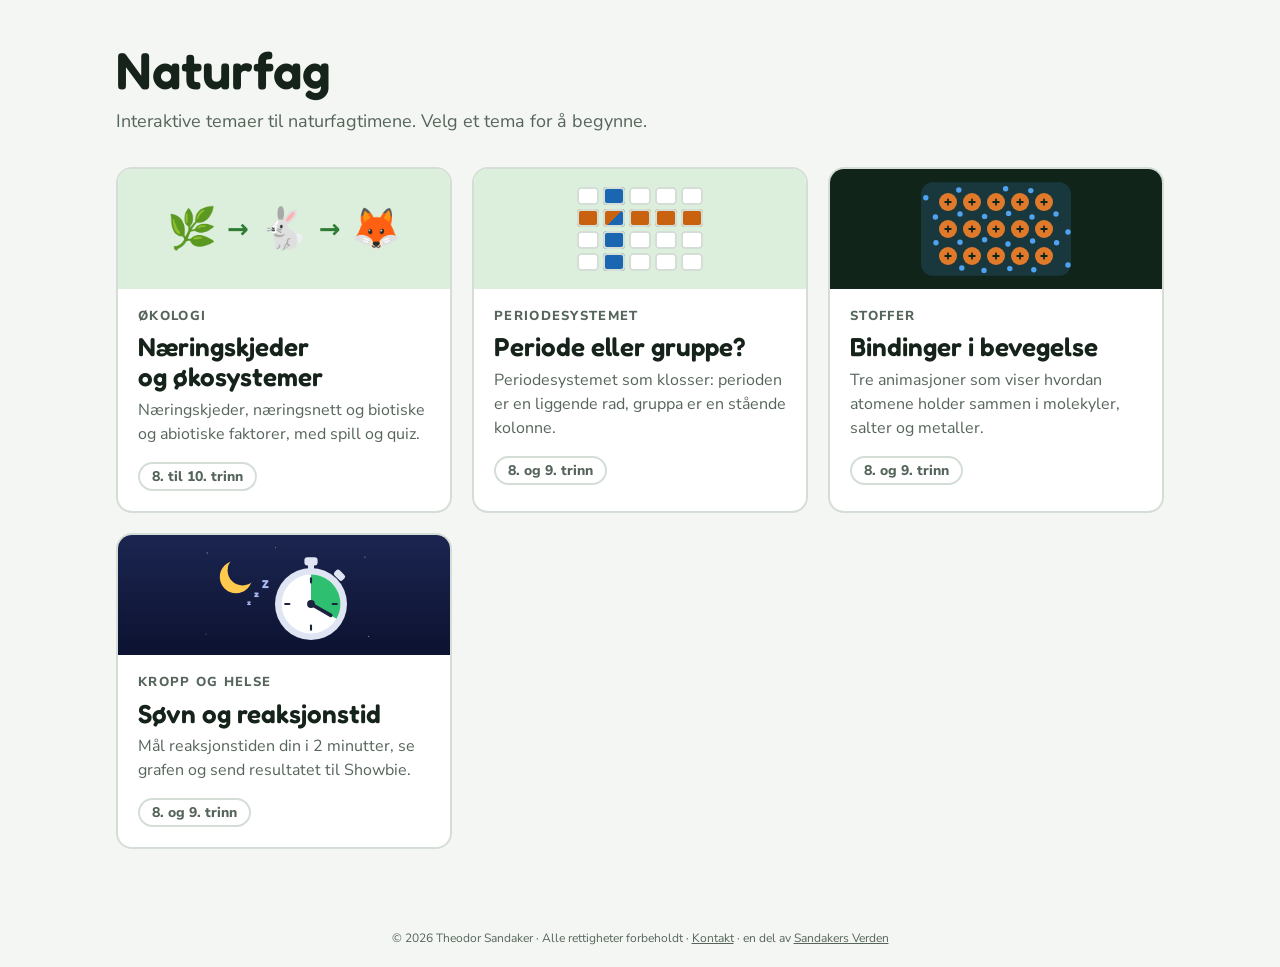
<file: index.html>
<!doctype html>
<html lang="nb">
<head>
<meta charset="utf-8">
<meta name="viewport" content="width=device-width, initial-scale=1">
<title>Naturfag</title>
<link rel="icon" href="favicon.svg" type="image/svg+xml">
<link rel="icon" href="favicon-32.png" type="image/png" sizes="32x32">
<link rel="apple-touch-icon" href="apple-touch-icon.png">
<meta name="description" content="Interaktive temaer til naturfagtimene.">
<link rel="preconnect" href="https://fonts.googleapis.com">
<link rel="preconnect" href="https://fonts.gstatic.com" crossorigin>
<link rel="stylesheet" href="https://fonts.googleapis.com/css2?family=Fredoka:wght@500;600;700&family=Nunito+Sans:opsz,wght@6..12,400;6..12,600;6..12,800&display=swap">
<style>
/* Forside: én kort per tema. Nytt tema = ny mappe med index.html + nytt <a class="tema"> nedenfor. */
:root {
  --bg: #F3F6F2;
  --surface: #FFFFFF;
  --fg: #16231A;
  --muted: #56655B;
  --line: #D5DED6;
  --naturfag: #2E7D32;
  --naturfag-fill: #DCEFDD;
  --periode: #C8620F;
  --gruppe: #1B66B0;
  --display: "Fredoka", "Nunito Sans", system-ui, sans-serif;
  --body: "Nunito Sans", system-ui, -apple-system, "Segoe UI", sans-serif;
}
@media (prefers-color-scheme: dark) {
  :root:not([data-theme="light"]) {
    --bg: #111713; --surface: #1A221C; --fg: #E8EFE9; --muted: #A3B2A7; --line: #2E3A31;
    --naturfag: #7CC47F; --naturfag-fill: #1E3321; --periode: #F2A35A; --gruppe: #72B4F2;
    color-scheme: dark;
  }
}
:root[data-theme="dark"] {
  --bg: #111713; --surface: #1A221C; --fg: #E8EFE9; --muted: #A3B2A7; --line: #2E3A31;
  --naturfag: #7CC47F; --naturfag-fill: #1E3321; --periode: #F2A35A; --gruppe: #72B4F2;
  color-scheme: dark;
}
* { box-sizing: border-box; }
html, body { margin: 0; }
body {
  background: var(--bg); color: var(--fg); font-family: var(--body); font-size: 16px; line-height: 1.5;
  min-height: 100vh; display: flex; flex-direction: column;
}
main {
  flex: 1; width: 100%; max-width: 1080px; margin: 0 auto;
  padding: 40px max(16px, env(safe-area-inset-right, 0px)) 56px max(16px, env(safe-area-inset-left, 0px));
}
h1, h2 { font-family: var(--display); font-weight: 600; margin: 0; line-height: 1.15; text-wrap: balance; }
h1 { font-size: clamp(34px, 6vw, 52px); }
.lead { margin: 8px 0 0; color: var(--muted); font-size: 18px; max-width: 60ch; }

.temaer {
  list-style: none; margin: 32px 0 0; padding: 0;
  display: grid; grid-template-columns: repeat(auto-fill, minmax(min(100%, 300px), 1fr)); gap: 20px;
}
.tema {
  display: flex; flex-direction: column; height: 100%;
  background: var(--surface); color: inherit; text-decoration: none;
  border: 2px solid var(--line); border-radius: 16px; overflow: hidden;
  transition: border-color .15s, transform .15s;
}
.tema:hover { border-color: var(--naturfag); transform: translateY(-2px); }
.tema:focus-visible { outline: 3px solid var(--naturfag); outline-offset: 3px; }
.tema-bilde {
  height: 120px; display: flex; align-items: center; justify-content: center; gap: 10px;
  background: var(--naturfag-fill); font-size: 40px; line-height: 1;
}
.tema-tekst { padding: 18px 20px 20px; display: flex; flex-direction: column; gap: 6px; flex: 1; }
.tema-emne { margin: 0; font-size: 13px; font-weight: 800; letter-spacing: .1em; text-transform: uppercase; color: var(--naturfag); }
.tema h2 { font-size: 26px; }
.tema p { margin: 0; color: var(--muted); }
.tema-trinn {
  margin-top: auto; padding-top: 10px; align-self: flex-start;
  font-size: 14px; font-weight: 800; color: var(--fg);
}
.tema-trinn span { display: inline-block; border: 2px solid var(--line); border-radius: 999px; padding: 2px 12px; }

/* Små tegninger på kortene */
.tema-bilde-natt { background: linear-gradient(#1b2550, #0c1230); }
.tema-bilde-natt svg { height: 100%; width: auto; max-width: 100%; display: block; }
.tema-bilde-bindinger { background: #10241A; }
.tema-bilde-bindinger svg { height: 100%; width: auto; max-width: 100%; display: block; }
.pil { font-family: var(--display); font-size: 26px; font-weight: 700; color: var(--naturfag); }
.klosser { display: grid; grid-template-columns: repeat(5, 22px); grid-template-rows: repeat(4, 18px); gap: 4px; }
.klosser span { border-radius: 4px; background: var(--surface); box-shadow: inset 0 0 0 2px var(--line); }
.klosser .p { background: var(--periode); }
.klosser .g { background: var(--gruppe); }
.klosser .pg { background: linear-gradient(135deg, var(--periode) 50%, var(--gruppe) 50%); }

.bunntekst {
  padding: 24px 16px 20px; text-align: center;
  font-size: 12px; color: var(--muted);
}
.bunntekst a { color: inherit; }
@media (prefers-reduced-motion: reduce) { .tema { transition: none; } .tema:hover { transform: none; } }
</style>
</head>
<body>
<main>
  <h1>Naturfag</h1>
  <p class="lead">Interaktive temaer til naturfagtimene. Velg et tema for å begynne.</p>

  <ul class="temaer">
    <li>
      <a class="tema" href="naeringskjeder/">
        <div class="tema-bilde" aria-hidden="true">🌿<span class="pil">→</span>🐇<span class="pil">→</span>🦊</div>
        <div class="tema-tekst">
          <p class="tema-emne">Økologi</p>
          <h2>Næringskjeder og økosystemer</h2>
          <p>Næringskjeder, næringsnett og biotiske og abiotiske faktorer, med spill og quiz.</p>
          <p class="tema-trinn"><span>8. til 10. trinn</span></p>
        </div>
      </a>
    </li>
    <li>
      <a class="tema" href="periode-og-gruppe/">
        <div class="tema-bilde" aria-hidden="true">
          <div class="klosser">
            <span></span><span class="g"></span><span></span><span></span><span></span>
            <span class="p"></span><span class="pg"></span><span class="p"></span><span class="p"></span><span class="p"></span>
            <span></span><span class="g"></span><span></span><span></span><span></span>
            <span></span><span class="g"></span><span></span><span></span><span></span>
          </div>
        </div>
        <div class="tema-tekst">
          <p class="tema-emne">Periodesystemet</p>
          <h2>Periode eller gruppe?</h2>
          <p>Periodesystemet som klosser: perioden er en liggende rad, gruppa er en stående kolonne.</p>
          <p class="tema-trinn"><span>8. og 9. trinn</span></p>
        </div>
      </a>
    </li>
    <li>
      <a class="tema" href="bindinger/">
        <div class="tema-bilde tema-bilde-bindinger" aria-hidden="true">
          <svg viewBox="0 0 640 400" aria-hidden="true" focusable="false" preserveAspectRatio="xMidYMid meet"><rect width="640" height="400" fill="#10241A"/><rect x="70" y="44" width="500" height="312" rx="40" fill="#4FA3F0" opacity=".16"/><circle cx="160" cy="110" r="30" fill="#E07A2A"/><rect x="148" y="107" width="24" height="6" rx="2" fill="#10241A"/><rect x="157" y="98" width="6" height="24" rx="2" fill="#10241A"/><circle cx="240" cy="110" r="30" fill="#E07A2A"/><rect x="228" y="107" width="24" height="6" rx="2" fill="#10241A"/><rect x="237" y="98" width="6" height="24" rx="2" fill="#10241A"/><circle cx="320" cy="110" r="30" fill="#E07A2A"/><rect x="308" y="107" width="24" height="6" rx="2" fill="#10241A"/><rect x="317" y="98" width="6" height="24" rx="2" fill="#10241A"/><circle cx="400" cy="110" r="30" fill="#E07A2A"/><rect x="388" y="107" width="24" height="6" rx="2" fill="#10241A"/><rect x="397" y="98" width="6" height="24" rx="2" fill="#10241A"/><circle cx="480" cy="110" r="30" fill="#E07A2A"/><rect x="468" y="107" width="24" height="6" rx="2" fill="#10241A"/><rect x="477" y="98" width="6" height="24" rx="2" fill="#10241A"/><circle cx="160" cy="200" r="30" fill="#E07A2A"/><rect x="148" y="197" width="24" height="6" rx="2" fill="#10241A"/><rect x="157" y="188" width="6" height="24" rx="2" fill="#10241A"/><circle cx="240" cy="200" r="30" fill="#E07A2A"/><rect x="228" y="197" width="24" height="6" rx="2" fill="#10241A"/><rect x="237" y="188" width="6" height="24" rx="2" fill="#10241A"/><circle cx="320" cy="200" r="30" fill="#E07A2A"/><rect x="308" y="197" width="24" height="6" rx="2" fill="#10241A"/><rect x="317" y="188" width="6" height="24" rx="2" fill="#10241A"/><circle cx="400" cy="200" r="30" fill="#E07A2A"/><rect x="388" y="197" width="24" height="6" rx="2" fill="#10241A"/><rect x="397" y="188" width="6" height="24" rx="2" fill="#10241A"/><circle cx="480" cy="200" r="30" fill="#E07A2A"/><rect x="468" y="197" width="24" height="6" rx="2" fill="#10241A"/><rect x="477" y="188" width="6" height="24" rx="2" fill="#10241A"/><circle cx="160" cy="290" r="30" fill="#E07A2A"/><rect x="148" y="287" width="24" height="6" rx="2" fill="#10241A"/><rect x="157" y="278" width="6" height="24" rx="2" fill="#10241A"/><circle cx="240" cy="290" r="30" fill="#E07A2A"/><rect x="228" y="287" width="24" height="6" rx="2" fill="#10241A"/><rect x="237" y="278" width="6" height="24" rx="2" fill="#10241A"/><circle cx="320" cy="290" r="30" fill="#E07A2A"/><rect x="308" y="287" width="24" height="6" rx="2" fill="#10241A"/><rect x="317" y="278" width="6" height="24" rx="2" fill="#10241A"/><circle cx="400" cy="290" r="30" fill="#E07A2A"/><rect x="388" y="287" width="24" height="6" rx="2" fill="#10241A"/><rect x="397" y="278" width="6" height="24" rx="2" fill="#10241A"/><circle cx="480" cy="290" r="30" fill="#E07A2A"/><rect x="468" y="287" width="24" height="6" rx="2" fill="#10241A"/><rect x="477" y="278" width="6" height="24" rx="2" fill="#10241A"/><circle cx="200" cy="150" r="9" fill="#4FA3F0"/><circle cx="282" cy="158" r="9" fill="#4FA3F0"/><circle cx="362" cy="148" r="9" fill="#4FA3F0"/><circle cx="440" cy="160" r="9" fill="#4FA3F0"/><circle cx="520" cy="150" r="9" fill="#4FA3F0"/><circle cx="118" cy="160" r="9" fill="#4FA3F0"/><circle cx="200" cy="244" r="9" fill="#4FA3F0"/><circle cx="282" cy="236" r="9" fill="#4FA3F0"/><circle cx="360" cy="250" r="9" fill="#4FA3F0"/><circle cx="442" cy="240" r="9" fill="#4FA3F0"/><circle cx="522" cy="246" r="9" fill="#4FA3F0"/><circle cx="120" cy="246" r="9" fill="#4FA3F0"/><circle cx="206" cy="330" r="9" fill="#4FA3F0"/><circle cx="280" cy="338" r="9" fill="#4FA3F0"/><circle cx="366" cy="332" r="9" fill="#4FA3F0"/><circle cx="446" cy="336" r="9" fill="#4FA3F0"/><circle cx="196" cy="70" r="9" fill="#4FA3F0"/><circle cx="352" cy="66" r="9" fill="#4FA3F0"/><circle cx="436" cy="72" r="9" fill="#4FA3F0"/><circle cx="560" cy="210" r="9" fill="#4FA3F0"/><circle cx="86" cy="96" r="9" fill="#4FA3F0"/><circle cx="560" cy="320" r="9" fill="#4FA3F0"/></svg>
        </div>
        <div class="tema-tekst">
          <p class="tema-emne">Stoffer</p>
          <h2>Bindinger i bevegelse</h2>
          <p>Tre animasjoner som viser hvordan atomene holder sammen i molekyler, salter og metaller.</p>
          <p class="tema-trinn"><span>8. og 9. trinn</span></p>
        </div>
      </a>
    </li>
    <li>
      <a class="tema" href="reaksjonstid/">
        <div class="tema-bilde tema-bilde-natt" aria-hidden="true">
          <svg viewBox="0 0 640 400" aria-hidden="true" focusable="false" preserveAspectRatio="xMidYMid meet">
          <defs>
            <linearGradient id="bgReaksjon" x1="0" y1="0" x2="0" y2="1">
              <stop offset="0" stop-color="#1b2550"/><stop offset="1" stop-color="#0c1230"/>
            </linearGradient>
            <mask id="maaneReaksjon">
              <rect width="640" height="400" fill="#ffffff"/>
              <circle cx="182" cy="118" r="50" fill="#000000"/>
            </mask>
          </defs>
          <rect width="640" height="400" fill="url(#bgReaksjon)"/>
          <g fill="#ffffff" opacity=".45"><circle cx="64" cy="60" r="2.2"/><circle cx="292" cy="42" r="1.8"/><circle cx="590" cy="74" r="2.2"/><circle cx="60" cy="330" r="1.8"/><circle cx="602" cy="338" r="2"/></g>
          <circle cx="160" cy="140" r="54" fill="#ffc94d" mask="url(#maaneReaksjon)"/>
          <g font-family="'Baloo 2', 'Fredoka', 'Nunito', sans-serif" font-weight="700" fill="#a8b8f0">
            <text x="196" y="232" font-size="24">z</text>
            <text x="220" y="206" font-size="30">z</text>
            <text x="248" y="176" font-size="38">Z</text>
          </g>
          <rect x="388" y="74" width="44" height="28" rx="10" fill="#dfe5f3"/>
          <rect x="400" y="96" width="20" height="20" fill="#dfe5f3"/>
          <rect x="486" y="122" width="38" height="24" rx="8" fill="#dfe5f3" transform="rotate(45 505 134)"/>
          <circle cx="410" cy="230" r="120" fill="#dfe5f3"/>
          <circle cx="410" cy="230" r="98" fill="#ffffff"/>
          <path d="M410 230 L410 132 A98 98 0 0 1 494.9 279 Z" fill="#2fbf71"/>
          <g stroke="#1c2340" stroke-width="7" stroke-linecap="round">
            <path d="M410 144 V158"/><path d="M496 230 H482"/><path d="M410 316 V302"/><path d="M324 230 H338"/>
          </g>
          <path d="M410 230 L476 268" stroke="#1c2340" stroke-width="12" stroke-linecap="round"/>
          <circle cx="410" cy="230" r="13" fill="#1c2340"/>
        </svg>
        </div>
        <div class="tema-tekst">
          <p class="tema-emne">Kropp og helse</p>
          <h2>Søvn og reaksjonstid</h2>
          <p>Mål reaksjonstiden din i 2 minutter, se grafen og send resultatet til Showbie.</p>
          <p class="tema-trinn"><span>8. og 9. trinn</span></p>
        </div>
      </a>
    </li>
  </ul>
</main>
<footer class="bunntekst">© 2026 Theodor Sandaker · Alle rettigheter forbeholdt · <a href="mailto:sandakersverden@gmail.com">Kontakt</a> · en del av <a href="https://theodorjs.github.io/sandakersverden/">Sandakers Verden</a></footer>
</body>
</html>
</file>
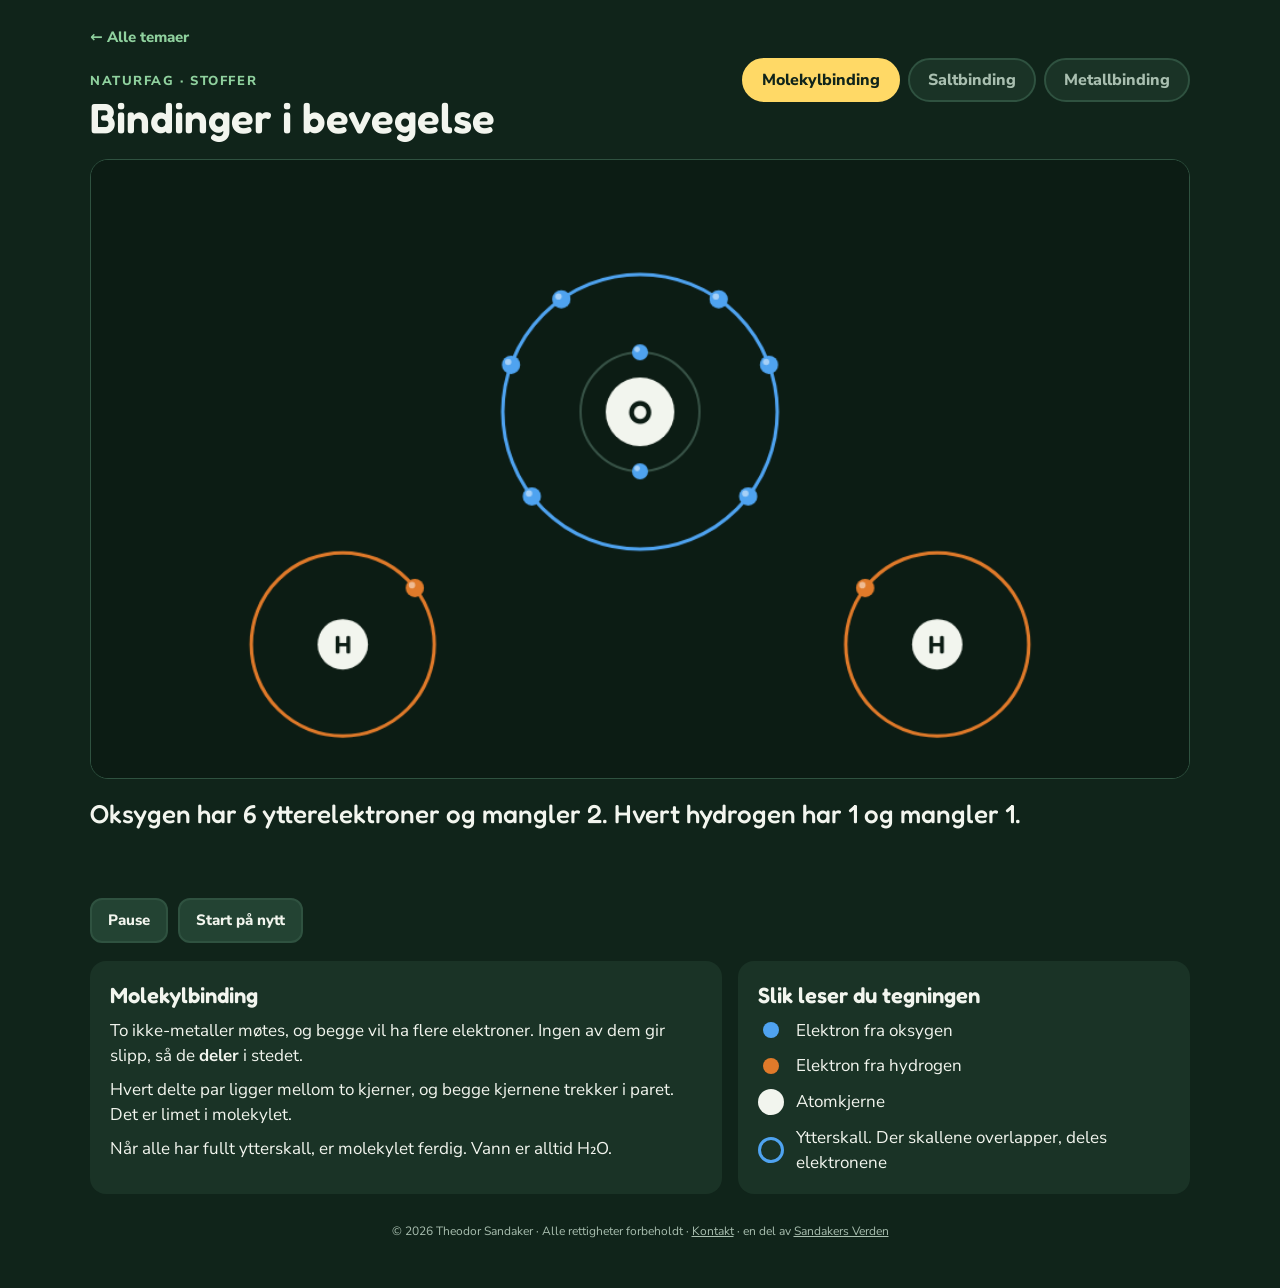
<file: bindinger/index.html>
<!doctype html>
<html lang="nb">
<head>
<meta charset="utf-8">
<meta name="viewport" content="width=device-width, initial-scale=1, viewport-fit=cover">
<title>Bindinger i bevegelse</title>
<link rel="icon" href="../favicon.svg" type="image/svg+xml">
<link rel="icon" href="../favicon-32.png" type="image/png" sizes="32x32">
<link rel="apple-touch-icon" href="../apple-touch-icon.png">
<meta name="description" content="Tre animasjoner som viser molekylbinding, saltbinding og metallbinding.">
<link rel="preconnect" href="https://fonts.googleapis.com">
<link rel="preconnect" href="https://fonts.gstatic.com" crossorigin>
<link rel="stylesheet" href="https://fonts.googleapis.com/css2?family=Fredoka:wght@500;600&family=Nunito+Sans:opsz,wght@6..12,400;6..12,700;6..12,800&display=swap">
<link rel="stylesheet" href="bindinger.css">
</head>
<body>
<nav class="side-nav" aria-label="Tilbake"><a href="../">← Alle temaer</a></nav>
<div class="wrap">
  <header>
    <div>
      <p class="eyebrow">Naturfag · Stoffer</p>
      <h1>Bindinger i bevegelse</h1>
    </div>
    <div class="tabs" role="tablist" aria-label="Velg binding">
      <button class="tab" role="tab" id="tab-molekyl" aria-selected="true" aria-controls="scene" data-scene="molekyl">Molekylbinding</button>
      <button class="tab" role="tab" id="tab-salt" aria-selected="false" aria-controls="scene" data-scene="salt">Saltbinding</button>
      <button class="tab" role="tab" id="tab-metall" aria-selected="false" aria-controls="scene" data-scene="metall">Metallbinding</button>
    </div>
  </header>

  <div class="stage" id="scene" role="tabpanel">
    <canvas id="cv" width="960" height="540" role="img" aria-label="Animasjon av en binding"></canvas>
  </div>
  <p class="caption" id="caption" aria-live="polite"></p>

  <div class="controls">
    <button class="btn" id="play" type="button">Pause</button>
    <button class="btn" id="restart" type="button">Start på nytt</button>
    <button class="btn" id="current" type="button" aria-pressed="false">Koble til strøm</button>
    <button class="btn" id="bend" type="button" aria-pressed="false">Bøy metallet</button>
  </div>

  <div class="info">
    <div class="card" id="explain"></div>
    <div class="card"><h2>Slik leser du tegningen</h2><ul class="legend" id="legend"></ul></div>
  </div>
</div>
<footer class="bunntekst">© 2026 Theodor Sandaker · Alle rettigheter forbeholdt · <a href="mailto:sandakersverden@gmail.com">Kontakt</a> · en del av <a href="https://theodorjs.github.io/sandakersverden/">Sandakers Verden</a></footer>
<script src="bindinger.js" defer></script>
</body>
</html>
</file>
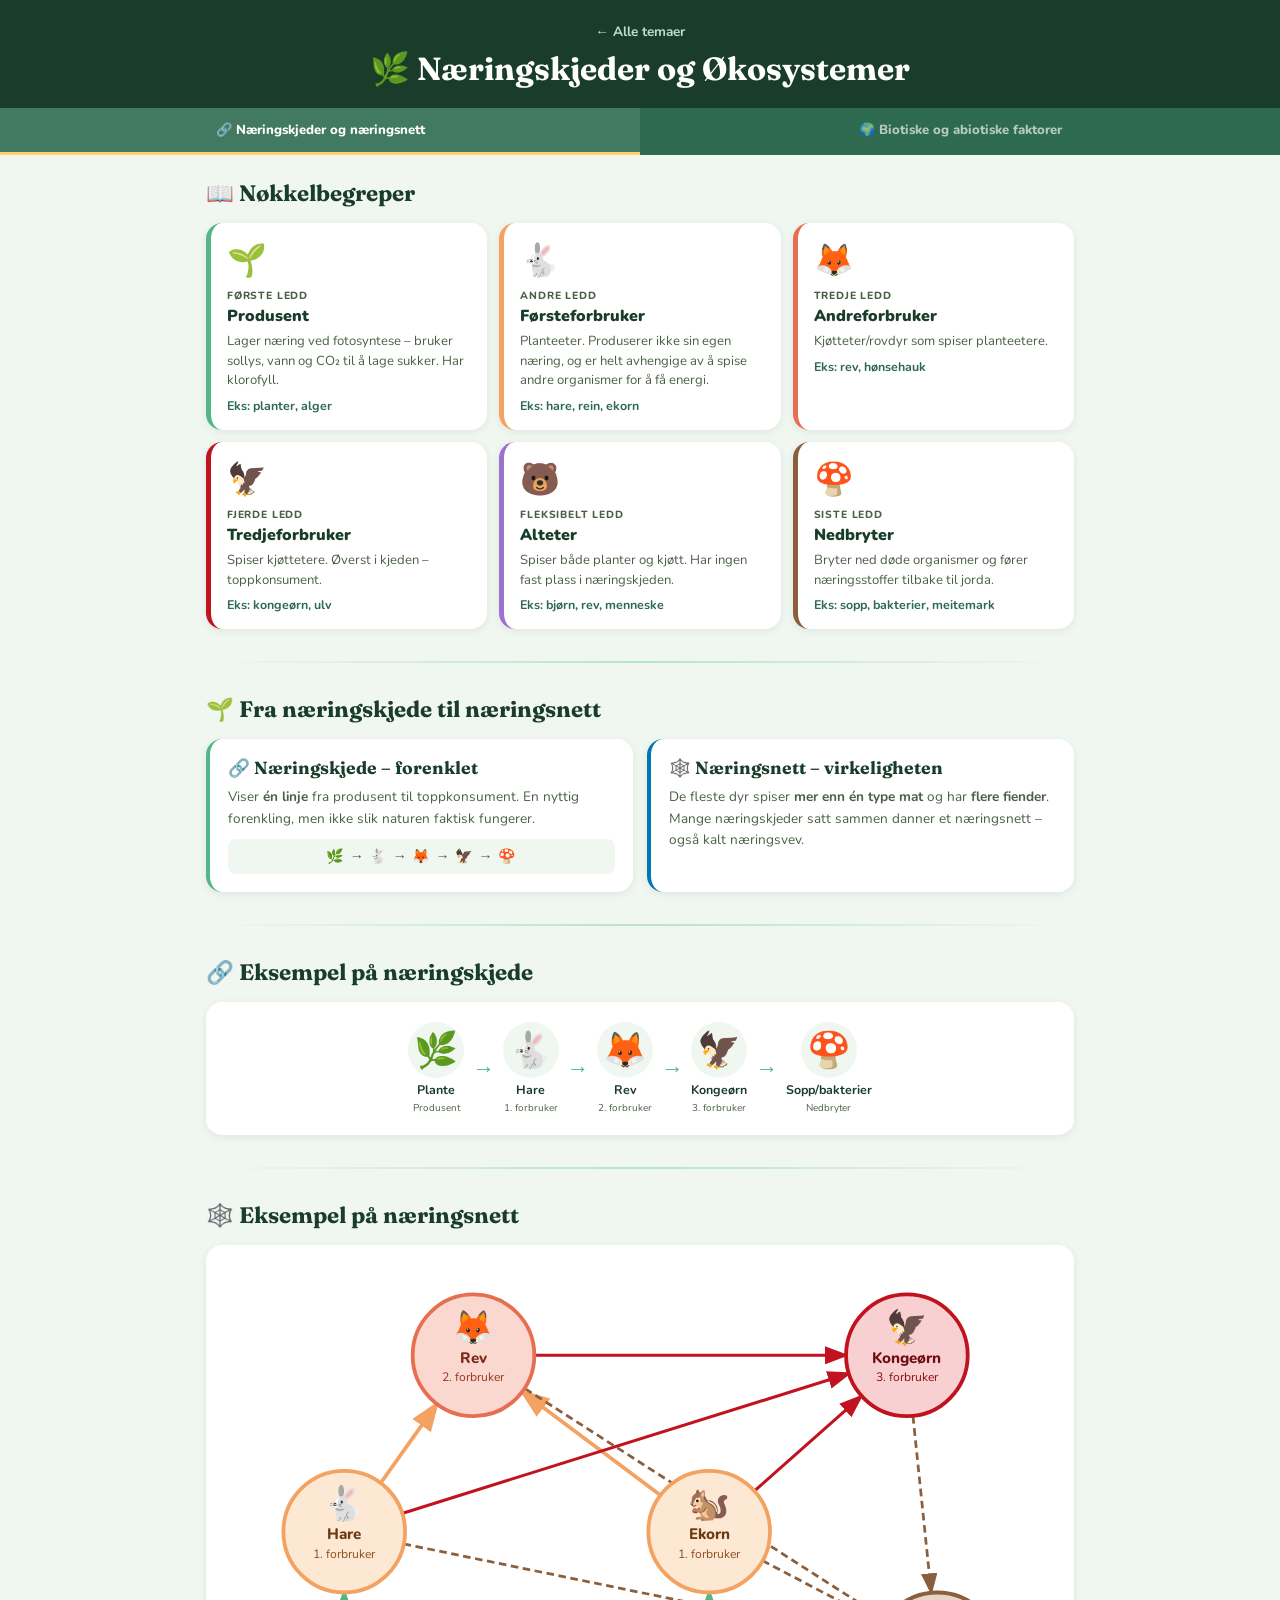
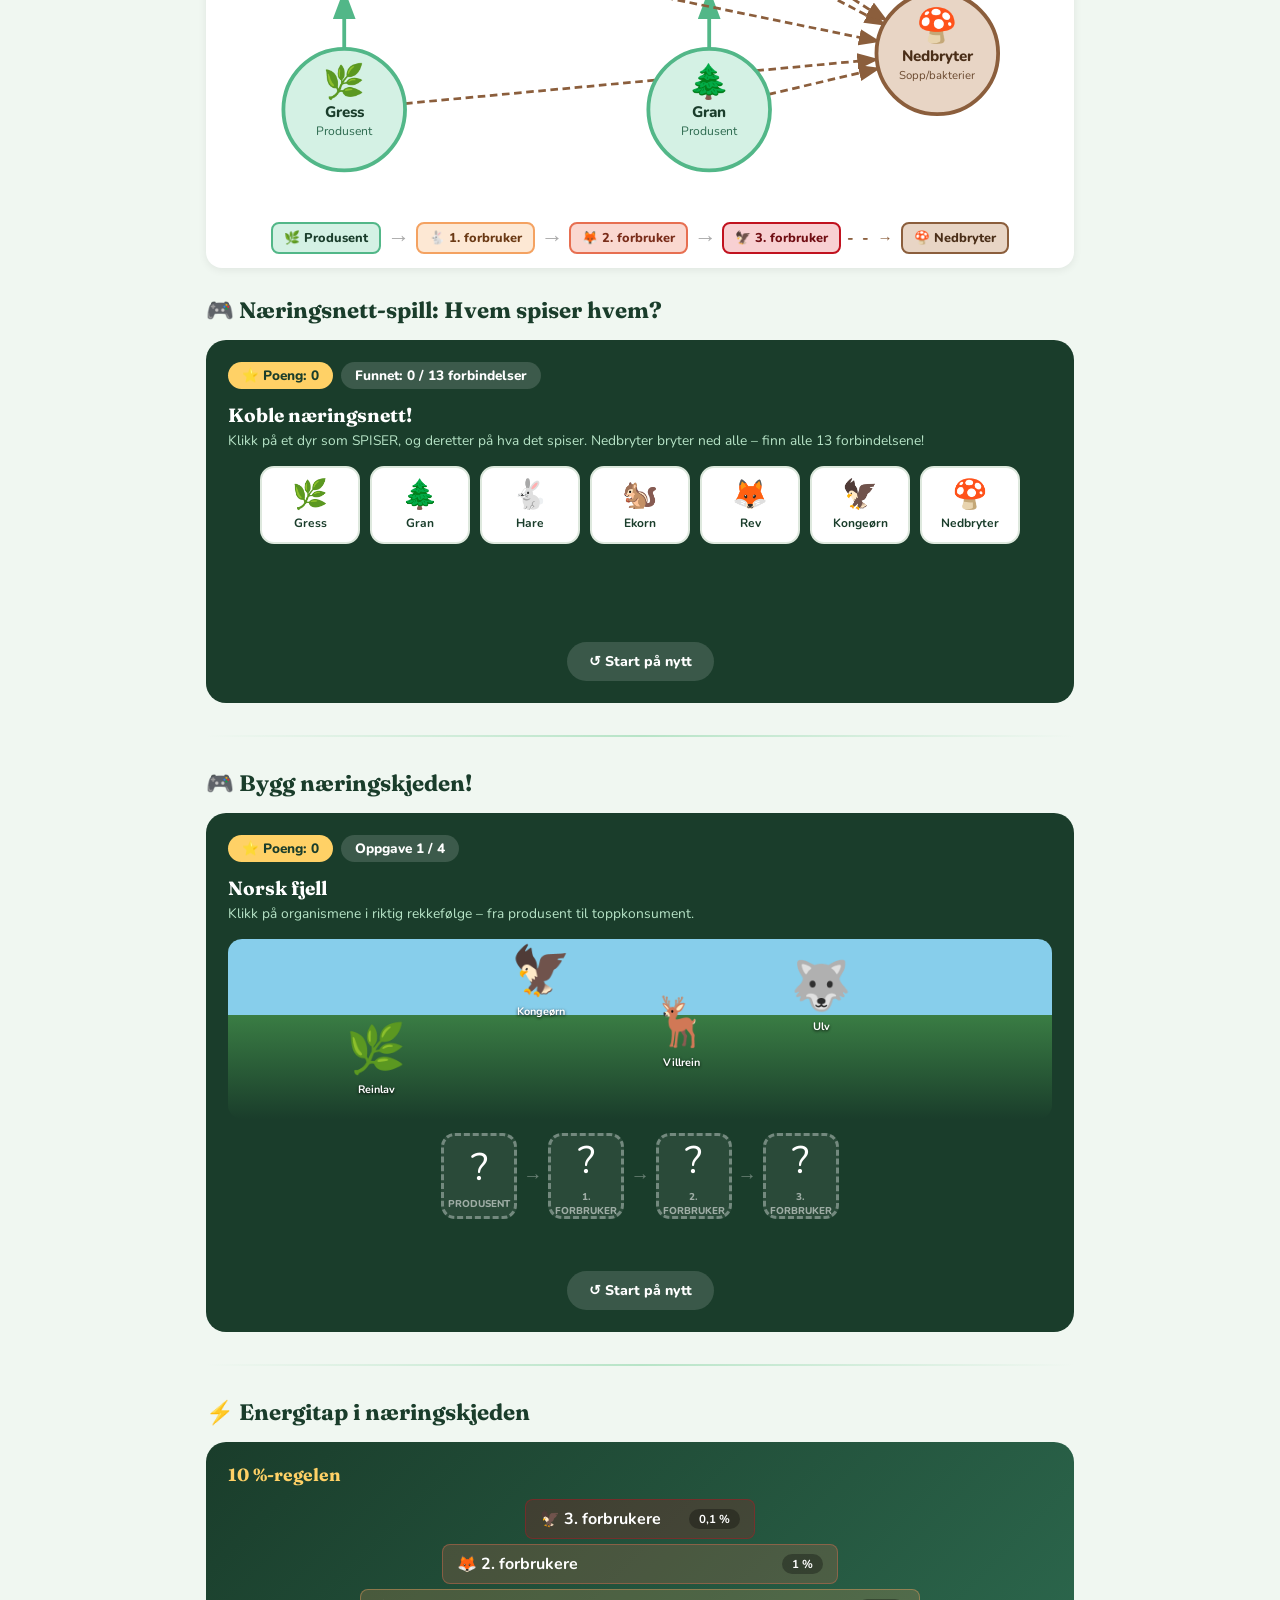
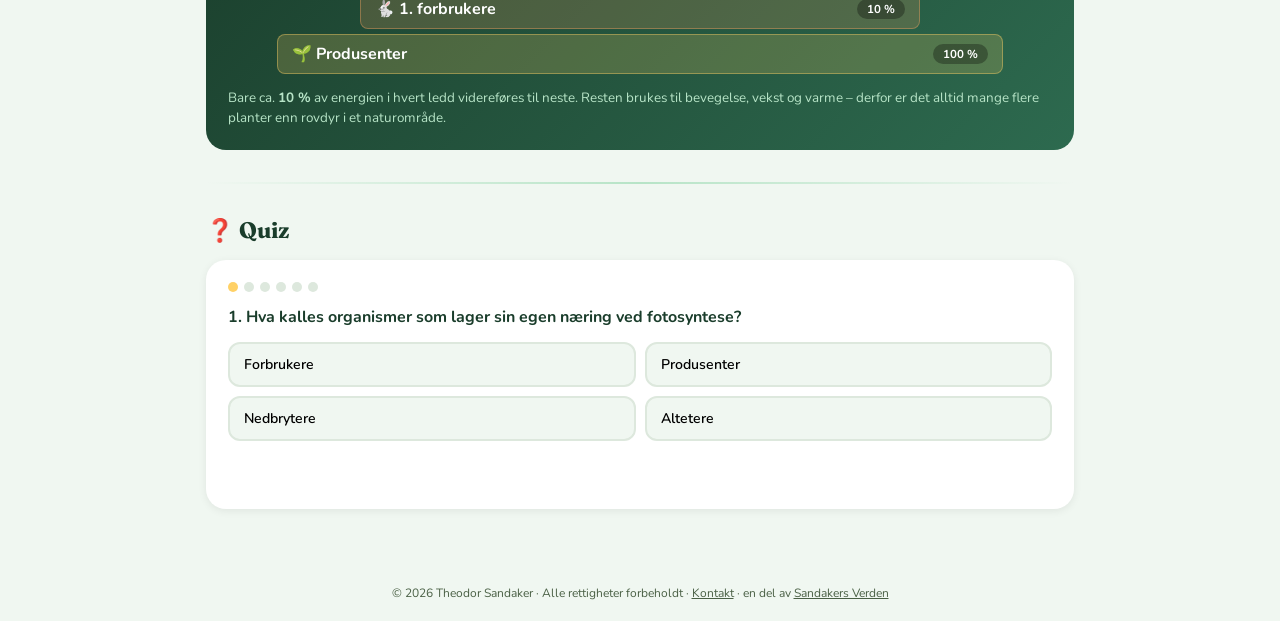
<file: naeringskjeder/index.html>
<!DOCTYPE html>
<html lang="no">

<head>
  <meta charset="UTF-8">
  <meta name="viewport" content="width=device-width, initial-scale=1.0">
  <title>Naturfag – Næringskjeder og Økosystemer</title>
  <link rel="icon" href="../favicon.svg" type="image/svg+xml">
  <link rel="icon" href="../favicon-32.png" type="image/png" sizes="32x32">
  <link rel="apple-touch-icon" href="../apple-touch-icon.png">
  <meta name="description"
    content="Næringskjeder, næringsnett og biotiske og abiotiske faktorer, med spill og quiz.">
  <link
    href="https://fonts.googleapis.com/css2?family=Nunito:wght@400;600;700;800;900&family=Fraunces:wght@700;900&display=swap"
    rel="stylesheet">
  <style>
    :root {
      --green-dark: #1a3d2b;
      --green-mid: #2d6a4f;
      --green-light: #52b788;
      --green-pale: #b7e4c7;
      --earth: #8b5e3c;
      --sky: #90e0ef;
      --sky-dark: #0077b6;
      --sun: #ffd166;
      --red: #ef233c;
      --bg: #f0f7f1;
      --card: #ffffff;
      --text: #1a2e1a;
      --text-light: #4a6045;
    }

    * {
      box-sizing: border-box;
      margin: 0;
      padding: 0;
    }

    body {
      font-family: 'Nunito', sans-serif;
      background: var(--bg);
      color: var(--text);
      min-height: 100vh;
    }

    /* HEADER */
    header {
      background: var(--green-dark);
      padding: 20px 24px;
      text-align: center;
    }

    header h1 {
      font-family: 'Fraunces', serif;
      font-size: clamp(1.3rem, 4vw, 2rem);
      color: white;
    }

    header p {
      color: var(--green-pale);
      font-size: 0.9rem;
      margin-top: 4px;
    }

    .back-link {
      display: inline-block;
      margin-bottom: 8px;
      color: var(--green-pale);
      font-size: 0.85rem;
      font-weight: 700;
      text-decoration: none;
    }

    .back-link:hover {
      color: white;
      text-decoration: underline;
    }

    .bunntekst {
      padding: 24px 16px 20px;
      text-align: center;
      font-size: 12px;
      color: var(--text-light);
    }

    .bunntekst a {
      color: inherit;
    }

    .back-link:focus-visible {
      outline: 2px solid white;
      outline-offset: 3px;
      border-radius: 4px;
    }

    /* TABS */
    .tab-nav {
      display: flex;
      background: var(--green-mid);
      position: sticky;
      top: 0;
      z-index: 100;
    }

    .tab-btn {
      flex: 1;
      padding: 13px 10px;
      border: none;
      background: transparent;
      color: rgba(255, 255, 255, 0.65);
      font-family: 'Nunito', sans-serif;
      font-size: 0.82rem;
      font-weight: 800;
      cursor: pointer;
      transition: all 0.2s;
      border-bottom: 3px solid transparent;
    }

    .tab-btn.active {
      color: white;
      border-bottom-color: var(--sun);
      background: rgba(255, 255, 255, 0.1);
    }

    .tab-content {
      display: none;
      padding: 24px 16px;
      max-width: 900px;
      margin: 0 auto;
    }

    .tab-content.active {
      display: block;
    }

    /* SECTION TITLES */
    .section-title {
      font-family: 'Fraunces', serif;
      font-size: 1.4rem;
      color: var(--green-dark);
      margin-bottom: 16px;
      display: flex;
      align-items: center;
      gap: 8px;
    }

    .section-divider {
      height: 2px;
      background: linear-gradient(90deg, transparent, var(--green-pale), transparent);
      margin: 32px 0;
    }

    /* CONCEPT CARDS */
    .concept-grid {
      display: grid;
      grid-template-columns: repeat(auto-fill, minmax(220px, 1fr));
      gap: 12px;
      margin-bottom: 28px;
    }

    .concept-card {
      background: white;
      border-radius: 16px;
      padding: 16px;
      border-left: 5px solid;
      cursor: default;
      box-shadow: 0 2px 8px rgba(0, 0, 0, 0.07);
    }

    .concept-card.produsent {
      border-color: #52b788;
    }

    .concept-card.f1 {
      border-color: #f4a261;
    }

    .concept-card.f2 {
      border-color: #e76f51;
    }

    .concept-card.f3 {
      border-color: #c1121f;
    }

    .concept-card.nedbryter {
      border-color: #8b5e3c;
    }

    .concept-card.alteter {
      border-color: #9b72cf;
    }

    .concept-card .c-emoji {
      font-size: 2rem;
      margin-bottom: 6px;
    }

    .concept-card .c-tag {
      font-size: 0.65rem;
      font-weight: 800;
      text-transform: uppercase;
      letter-spacing: 0.08em;
      color: var(--text-light);
    }

    .concept-card .c-title {
      font-size: 1rem;
      font-weight: 900;
      color: var(--green-dark);
      margin: 2px 0 5px;
    }

    .concept-card .c-text {
      font-size: 0.82rem;
      color: var(--text-light);
      line-height: 1.5;
    }

    .concept-card .c-ex {
      margin-top: 6px;
      font-size: 0.78rem;
      font-weight: 700;
      color: var(--green-mid);
    }

    /* CHAIN DISPLAY */
    .chain-display {
      display: flex;
      align-items: center;
      gap: 8px;
      background: white;
      border-radius: 16px;
      padding: 20px;
      margin-bottom: 28px;
      box-shadow: 0 2px 8px rgba(0, 0, 0, 0.07);
      flex-wrap: wrap;
      justify-content: center;
    }

    .chain-item {
      display: flex;
      flex-direction: column;
      align-items: center;
      gap: 3px;
    }

    .chain-item .ci-emoji {
      font-size: 2.2rem;
      background: var(--bg);
      border-radius: 50%;
      width: 56px;
      height: 56px;
      display: flex;
      align-items: center;
      justify-content: center;
    }

    .chain-item .ci-name {
      font-size: 0.78rem;
      font-weight: 700;
      color: var(--green-dark);
    }

    .chain-item .ci-role {
      font-size: 0.62rem;
      color: var(--text-light);
    }

    .chain-arrow {
      font-size: 1.4rem;
      color: var(--green-light);
    }

    /* GAME BOX */
    .game-box {
      background: var(--green-dark);
      border-radius: 20px;
      padding: 22px;
      margin-bottom: 28px;
      color: white;
    }

    .game-box h3 {
      font-family: 'Fraunces', serif;
      font-size: 1.2rem;
      margin-bottom: 4px;
    }

    .game-desc {
      color: var(--green-pale);
      font-size: 0.86rem;
      margin-bottom: 16px;
    }

    .score-row {
      display: flex;
      gap: 8px;
      margin-bottom: 14px;
      flex-wrap: wrap;
    }

    .badge {
      border-radius: 50px;
      padding: 4px 14px;
      font-weight: 800;
      font-size: 0.85rem;
    }

    .badge-sun {
      background: var(--sun);
      color: var(--green-dark);
    }

    .badge-ghost {
      background: rgba(255, 255, 255, 0.15);
      color: white;
    }

    /* GAME SCENE */
    .game-scene {
      background: linear-gradient(180deg, #87ceeb 0%, #87ceeb 42%, #3a7d44 42%, #1a3d2b 100%);
      border-radius: 14px;
      height: 180px;
      position: relative;
      overflow: hidden;
      margin-bottom: 14px;
    }

    .scene-org {
      position: absolute;
      cursor: pointer;
      text-align: center;
      transition: transform 0.15s;
      user-select: none;
      transform: translate(-50%, -50%);
    }

    .scene-org:hover {
      transform: translate(-50%, -50%) scale(1.15);
    }

    .scene-org.sel {
      filter: drop-shadow(0 0 8px var(--sun));
      transform: translate(-50%, -50%) scale(1.1);
    }

    .scene-org.used {
      opacity: 0.25;
      pointer-events: none;
    }

    .scene-org .se {
      font-size: 3rem;
      display: block;
    }

    .scene-org .sn {
      font-size: 0.68rem;
      font-weight: 700;
      color: white;
      text-shadow: 0 1px 3px rgba(0, 0, 0, 0.9);
      display: block;
    }

    /* SLOTS */
    .chain-slots {
      display: flex;
      align-items: center;
      gap: 6px;
      justify-content: center;
      flex-wrap: wrap;
      margin-bottom: 14px;
    }

    .slot {
      width: 76px;
      height: 86px;
      border: 3px dashed rgba(255, 255, 255, 0.35);
      border-radius: 14px;
      display: flex;
      flex-direction: column;
      align-items: center;
      justify-content: center;
      cursor: pointer;
      transition: all 0.2s;
      background: rgba(255, 255, 255, 0.07);
    }

    .slot:hover {
      border-color: rgba(255, 209, 102, 0.6);
      background: rgba(255, 209, 102, 0.1);
    }

    .slot.filled {
      border-style: solid;
      border-color: var(--sun);
      background: rgba(255, 209, 102, 0.12);
    }

    .slot .sl-emoji {
      font-size: 2.4rem;
    }

    .slot .sl-label {
      font-size: 0.62rem;
      font-weight: 800;
      color: rgba(255, 255, 255, 0.55);
      text-transform: uppercase;
      text-align: center;
      padding: 0 4px;
      margin-top: 3px;
    }

    .slot.filled .sl-label {
      color: var(--sun);
    }

    .slot .sl-name {
      font-size: 0.68rem;
      font-weight: 700;
      color: white;
      text-align: center;
      padding: 0 4px;
    }

    .slot-arrow {
      color: rgba(255, 255, 255, 0.35);
      font-size: 1.2rem;
    }

    .game-feedback {
      text-align: center;
      font-size: 0.95rem;
      font-weight: 700;
      min-height: 26px;
    }

    .game-feedback.ok {
      color: var(--green-pale);
    }

    .game-feedback.no {
      color: #ffb3c1;
    }

    .game-btns {
      display: flex;
      gap: 10px;
      justify-content: center;
      margin-top: 12px;
    }

    .btn {
      padding: 10px 22px;
      border-radius: 50px;
      border: none;
      font-family: 'Nunito', sans-serif;
      font-size: 0.88rem;
      font-weight: 800;
      cursor: pointer;
      transition: all 0.2s;
    }

    .btn-sun {
      background: var(--sun);
      color: var(--green-dark);
    }

    .btn-sun:hover {
      background: #ffc107;
      transform: translateY(-1px);
    }

    .btn-ghost {
      background: rgba(255, 255, 255, 0.14);
      color: white;
    }

    .btn-ghost:hover {
      background: rgba(255, 255, 255, 0.24);
    }

    /* ENERGY BOX */
    .energy-box {
      background: linear-gradient(135deg, var(--green-dark), var(--green-mid));
      color: white;
      border-radius: 20px;
      padding: 22px;
      margin-bottom: 28px;
    }

    .energy-box h3 {
      font-family: 'Fraunces', serif;
      font-size: 1.1rem;
      margin-bottom: 14px;
      color: var(--sun);
    }

    .pyramid {
      display: flex;
      flex-direction: column;
      align-items: center;
      gap: 5px;
      margin-bottom: 14px;
    }

    .p-level {
      border-radius: 8px;
      display: flex;
      align-items: center;
      justify-content: space-between;
      padding: 8px 14px;
      font-size: 1rem;
      font-weight: 700;
    }

    .p-pct {
      background: rgba(0, 0, 0, 0.3);
      border-radius: 50px;
      padding: 2px 10px;
      font-size: 0.72rem;
    }

    .energy-text {
      color: var(--green-pale);
      font-size: 0.84rem;
      line-height: 1.5;
    }

    /* QUIZ */
    .quiz-box {
      background: white;
      border-radius: 20px;
      padding: 22px;
      margin-bottom: 28px;
      box-shadow: 0 2px 8px rgba(0, 0, 0, 0.07);
    }

    .quiz-progress {
      display: flex;
      gap: 6px;
      margin-bottom: 14px;
    }

    .qdot {
      width: 10px;
      height: 10px;
      border-radius: 50%;
      background: #dde8dd;
    }

    .qdot.done {
      background: var(--green-light);
    }

    .qdot.curr {
      background: var(--sun);
    }

    .quiz-q {
      font-size: 1rem;
      font-weight: 700;
      color: var(--green-dark);
      margin-bottom: 14px;
      line-height: 1.4;
    }

    .quiz-opts {
      display: grid;
      grid-template-columns: 1fr 1fr;
      gap: 9px;
      margin-bottom: 12px;
    }

    @media (max-width: 480px) {
      .quiz-opts {
        grid-template-columns: 1fr;
      }
    }

    .qopt {
      padding: 11px 14px;
      border-radius: 12px;
      border: 2px solid #dde8dd;
      background: var(--bg);
      font-family: 'Nunito';
      font-size: 0.88rem;
      font-weight: 600;
      cursor: pointer;
      transition: all 0.2s;
      text-align: left;
    }

    .qopt:hover:not(:disabled) {
      border-color: var(--green-light);
      background: #f0fbf4;
    }

    .qopt.correct {
      border-color: var(--green-light);
      background: #d8f3dc;
      color: var(--green-dark);
    }

    .qopt.wrong {
      border-color: var(--red);
      background: #ffe0e6;
      color: #9b0000;
    }

    .quiz-fb {
      font-size: 0.88rem;
      font-weight: 700;
      min-height: 22px;
    }

    .quiz-fb.ok {
      color: var(--green-mid);
    }

    .quiz-fb.no {
      color: var(--red);
    }

    /* BIO/ABIO TAB */
    .two-col {
      display: grid;
      grid-template-columns: 1fr 1fr;
      gap: 14px;
      margin-bottom: 24px;
    }

    @media (max-width: 500px) {
      .two-col {
        grid-template-columns: 1fr;
      }
    }

    .info-card {
      background: white;
      border-radius: 16px;
      padding: 18px;
      box-shadow: 0 2px 8px rgba(0, 0, 0, 0.07);
    }

    .info-card h3 {
      font-family: 'Fraunces', serif;
      font-size: 1.1rem;
      color: var(--green-dark);
      margin-bottom: 8px;
    }

    .info-card p {
      font-size: 0.85rem;
      color: var(--text-light);
      line-height: 1.55;
    }

    .tags {
      display: flex;
      flex-wrap: wrap;
      gap: 7px;
      margin-top: 10px;
    }

    .tag {
      padding: 4px 11px;
      border-radius: 50px;
      font-size: 0.78rem;
      font-weight: 700;
    }

    .tag.bio {
      background: #d8f3dc;
      color: #1a3d2b;
    }

    .tag.abio {
      background: #dde8f5;
      color: #023e8a;
    }

    /* SORT GAME */
    .sort-game {
      background: var(--green-dark);
      border-radius: 20px;
      padding: 22px;
      margin-bottom: 28px;
      color: white;
    }

    .sort-game h3 {
      font-family: 'Fraunces', serif;
      font-size: 1.2rem;
      margin-bottom: 4px;
    }

    .sort-pool {
      display: flex;
      flex-wrap: wrap;
      gap: 9px;
      justify-content: center;
      min-height: 54px;
      margin-bottom: 18px;
    }

    .scard {
      background: white;
      color: var(--green-dark);
      padding: 9px 14px;
      border-radius: 50px;
      font-weight: 700;
      font-size: 0.86rem;
      cursor: pointer;
      transition: all 0.2s;
      border: 2px solid white;
      user-select: none;
    }

    .scard:hover {
      transform: scale(1.05);
    }

    .scard.sel {
      background: var(--sun);
      border-color: var(--sun);
    }

    .scard.gone {
      display: none;
    }

    .sort-cols {
      display: grid;
      grid-template-columns: 1fr 1fr;
      gap: 14px;
      margin-bottom: 14px;
    }

    @media (max-width: 480px) {
      .sort-cols {
        grid-template-columns: 1fr;
      }
    }

    .scol {
      border: 2px dashed rgba(255, 255, 255, 0.35);
      border-radius: 16px;
      padding: 14px;
      min-height: 120px;
      cursor: pointer;
      transition: all 0.2s;
    }

    .scol:hover {
      border-color: var(--sun);
      background: rgba(255, 209, 102, 0.07);
    }

    .scol h4 {
      font-size: 0.82rem;
      font-weight: 800;
      text-align: center;
      margin-bottom: 10px;
    }

    .scol.bio-col h4 {
      color: var(--green-pale);
    }

    .scol.abio-col h4 {
      color: var(--sky);
    }

    .placed-wrap {
      display: flex;
      flex-wrap: wrap;
      gap: 7px;
    }

    .pcard {
      padding: 5px 11px;
      border-radius: 50px;
      font-size: 0.78rem;
      font-weight: 700;
      cursor: pointer;
    }

    .pcard.ok {
      background: rgba(183, 228, 199, 0.25);
      color: var(--green-pale);
      border: 1px solid rgba(183, 228, 199, 0.4);
    }

    .pcard.no {
      background: rgba(239, 35, 60, 0.25);
      color: #ffb3c1;
      border: 1px solid rgba(239, 35, 60, 0.4);
    }

    /* AREAS */
    .areas-grid {
      display: grid;
      grid-template-columns: repeat(auto-fill, minmax(200px, 1fr));
      gap: 13px;
      margin-bottom: 28px;
      align-items: start;
    }

    .area-card {
      background: white;
      border-radius: 16px;
      overflow: hidden;
      box-shadow: 0 2px 8px rgba(0, 0, 0, 0.07);
      cursor: pointer;
      transition: all 0.2s;
    }

    .area-card:hover {
      transform: translateY(-3px);
      box-shadow: 0 8px 24px rgba(0, 0, 0, 0.12);
    }

    .area-card.open {
      box-shadow: 0 0 0 3px var(--green-light);
    }

    .area-head {
      padding: 14px;
      display: flex;
      align-items: center;
      gap: 10px;
    }

    .a-emoji {
      font-size: 1.9rem;
    }

    .a-title {
      font-weight: 800;
      font-size: 0.92rem;
      color: var(--green-dark);
    }

    .a-sub {
      font-size: 0.72rem;
      color: var(--text-light);
    }

    .area-body {
      display: none;
      padding: 0 14px 14px;
    }

    .area-body.show {
      display: block;
    }

    .fgroup {
      margin-bottom: 10px;
    }

    .fg-title {
      font-size: 0.68rem;
      font-weight: 800;
      text-transform: uppercase;
      letter-spacing: 0.07em;
      margin-bottom: 5px;
    }

    .fg-title.bio {
      color: var(--green-mid);
    }

    .fg-title.abio {
      color: var(--sky-dark);
    }

    .fitem {
      font-size: 0.8rem;
      color: var(--text-light);
      padding: 4px 10px;
      border-radius: 7px;
      margin-bottom: 3px;
      display: flex;
      align-items: flex-start;
      gap: 5px;
    }

    .fitem.bio {
      background: #f0fbf4;
    }

    .fitem.abio {
      background: #f0f5fb;
    }

    .fitem::before {
      content: '•';
      flex-shrink: 0;
    }

    .fitem.bio::before {
      color: var(--green-light);
    }

    .fitem.abio::before {
      color: var(--sky-dark);
    }

    @keyframes fadeIn {
      from {
        opacity: 0;
        transform: translateY(8px);
      }

      to {
        opacity: 1;
        transform: translateY(0);
      }
    }

    .fade-in {
      animation: fadeIn 0.3s ease forwards;
    }

    @keyframes pop {

      0%,
      100% {
        transform: scale(1);
      }

      50% {
        transform: scale(1.25);
      }
    }

    .pop {
      animation: pop 0.35s ease;
    }

    @keyframes shake {

      0%,
      100% {
        transform: translateX(0)
      }

      25% {
        transform: translateX(-6px)
      }

      75% {
        transform: translateX(6px)
      }
    }

    .shake {
      animation: shake 0.3s ease;
    }

    /* FOOD WEB */
    .web-box {
      background: white;
      border-radius: 16px;
      padding: 16px 12px 14px;
      margin-bottom: 28px;
      box-shadow: 0 2px 8px rgba(0, 0, 0, 0.07);
      overflow-x: auto;
    }

    .web-legend {
      display: flex;
      gap: 6px;
      flex-wrap: wrap;
      justify-content: center;
      margin-top: 14px;
      align-items: center;
    }

    .role-badge {
      padding: 5px 11px;
      border-radius: 8px;
      font-size: 0.8rem;
      font-weight: 800;
      white-space: nowrap;
      border: 2px solid;
    }

    .legend-arrow {
      font-size: 1.4rem;
      font-weight: 900;
      color: #aaa;
      line-height: 1;
    }

    .legend-dashed {
      font-size: 0.95rem;
      color: #8b5e3c;
      font-weight: 800;
      letter-spacing: 2px;
    }

    /* WEB GAME */
    .web-nodes {
      display: flex;
      flex-wrap: wrap;
      gap: 10px;
      justify-content: center;
      margin-bottom: 14px;
    }

    .wnode {
      background: white;
      border-radius: 14px;
      padding: 10px 16px;
      font-weight: 700;
      font-size: 0.88rem;
      cursor: pointer;
      transition: all 0.2s;
      border: 2px solid #dde8dd;
      text-align: center;
      min-width: 100px;
      color: var(--green-dark);
    }

    .wnode:hover {
      border-color: var(--green-light);
      transform: translateY(-2px);
    }

    .wnode.predator {
      background: var(--sun);
      border-color: #e6b800;
      box-shadow: 0 0 0 3px rgba(255, 209, 102, 0.35);
    }

    .wnode.done {
      background: #d8f3dc;
      border-color: var(--green-light);
    }

    .conn-list {
      display: flex;
      flex-wrap: wrap;
      gap: 7px;
      justify-content: center;
      min-height: 34px;
      margin-bottom: 12px;
    }

    .conn-badge {
      background: rgba(183, 228, 199, 0.35);
      border: 1px solid var(--green-light);
      border-radius: 50px;
      padding: 4px 12px;
      font-size: 0.78rem;
      font-weight: 700;
      color: var(--green-dark);
    }
  </style>
</head>

<body>

  <header>
    <a class="back-link" href="../">← Alle temaer</a>
    <h1>🌿 Næringskjeder og Økosystemer</h1>
  </header>

  <nav class="tab-nav">
    <button class="tab-btn active" onclick="switchTab('naering',this)">🔗 Næringskjeder og næringsnett</button>
    <button class="tab-btn" onclick="switchTab('faktorer',this)">🌍 Biotiske og abiotiske faktorer</button>
  </nav>

  <!-- ============ TAB 1 ============ -->
  <div id="tab-naering" class="tab-content active">

    <h2 class="section-title">📖 Nøkkelbegreper</h2>
    <div class="concept-grid">
      <div class="concept-card produsent">
        <div class="c-emoji">🌱</div>
        <div class="c-tag">Første ledd</div>
        <div class="c-title">Produsent</div>
        <div class="c-text">Lager næring ved fotosyntese – bruker sollys, vann og CO₂ til å lage sukker. Har klorofyll.
        </div>
        <div class="c-ex">Eks: planter, alger</div>
      </div>
      <div class="concept-card f1">
        <div class="c-emoji">🐇</div>
        <div class="c-tag">Andre ledd</div>
        <div class="c-title">Førsteforbruker</div>
        <div class="c-text">Planteeter. Produserer ikke sin egen næring, og er helt avhengige av å spise andre organismer for å få energi.</div>
        <div class="c-ex">Eks: hare, rein, ekorn</div>
      </div>
      <div class="concept-card f2">
        <div class="c-emoji">🦊</div>
        <div class="c-tag">Tredje ledd</div>
        <div class="c-title">Andreforbruker</div>
        <div class="c-text">Kjøtteter/rovdyr som spiser planteetere.</div>
        <div class="c-ex">Eks: rev, hønsehauk</div>
      </div>
      <div class="concept-card f3">
        <div class="c-emoji">🦅</div>
        <div class="c-tag">Fjerde ledd</div>
        <div class="c-title">Tredjeforbruker</div>
        <div class="c-text">Spiser kjøttetere. Øverst i kjeden – toppkonsument.</div>
        <div class="c-ex">Eks: kongeørn, ulv</div>
      </div>
      <div class="concept-card alteter">
        <div class="c-emoji">🐻</div>
        <div class="c-tag">Fleksibelt ledd</div>
        <div class="c-title">Alteter</div>
        <div class="c-text">Spiser både planter og kjøtt. Har ingen fast plass i næringskjeden.</div>
        <div class="c-ex">Eks: bjørn, rev, menneske</div>
      </div>
      <div class="concept-card nedbryter">
        <div class="c-emoji">🍄</div>
        <div class="c-tag">Siste ledd</div>
        <div class="c-title">Nedbryter</div>
        <div class="c-text">Bryter ned døde organismer og fører næringsstoffer tilbake til jorda.</div>
        <div class="c-ex">Eks: sopp, bakterier, meitemark</div>
      </div>
    </div>

    <div class="section-divider"></div>
    <h2 class="section-title">🌱 Fra næringskjede til næringsnett</h2>

    <div class="two-col">
      <div class="info-card" style="border-left:4px solid var(--green-light)">
        <h3>🔗 Næringskjede – forenklet</h3>
        <p>Viser <strong>én linje</strong> fra produsent til toppkonsument. En nyttig forenkling, men ikke slik naturen
          faktisk fungerer.</p>
        <div
          style="margin-top:10px;padding:8px;background:var(--bg);border-radius:8px;font-size:0.88rem;color:var(--text-light);text-align:center;letter-spacing:0.05em">
          🌿 → 🐇 → 🦊 → 🦅 → 🍄</div>
      </div>
      <div class="info-card" style="border-left:4px solid var(--sky-dark)">
        <h3>🕸️ Næringsnett – virkeligheten</h3>
        <p>De fleste dyr spiser <strong>mer enn én type mat</strong> og har <strong>flere fiender</strong>. Mange
          næringskjeder satt sammen danner et næringsnett – også kalt næringsvev.</p>
      </div>
    </div>

    <div class="section-divider"></div>
    <h2 class="section-title">🔗 Eksempel på næringskjede</h2>

    <div class="chain-display">
      <div class="chain-item">
        <div class="ci-emoji">🌿</div>
        <div class="ci-name">Plante</div>
        <div class="ci-role">Produsent</div>
      </div>
      <div class="chain-arrow">→</div>
      <div class="chain-item">
        <div class="ci-emoji">🐇</div>
        <div class="ci-name">Hare</div>
        <div class="ci-role">1. forbruker</div>
      </div>
      <div class="chain-arrow">→</div>
      <div class="chain-item">
        <div class="ci-emoji">🦊</div>
        <div class="ci-name">Rev</div>
        <div class="ci-role">2. forbruker</div>
      </div>
      <div class="chain-arrow">→</div>
      <div class="chain-item">
        <div class="ci-emoji">🦅</div>
        <div class="ci-name">Kongeørn</div>
        <div class="ci-role">3. forbruker</div>
      </div>
      <div class="chain-arrow">→</div>
      <div class="chain-item">
        <div class="ci-emoji">🍄</div>
        <div class="ci-name">Sopp/bakterier</div>
        <div class="ci-role">Nedbryter</div>
      </div>
    </div>

    <div class="section-divider"></div>
    <h2 class="section-title">🕸️ Eksempel på næringsnett</h2>

    <div class="web-box">
      <svg viewBox="27 0 555 360" xmlns="http://www.w3.org/2000/svg" style="width:100%;min-width:300px;display:block">
        <defs>
          <marker id="ag" markerWidth="8" markerHeight="6" refX="7" refY="3" orient="auto">
            <polygon points="0 0,8 3,0 6" fill="#52b788" />
          </marker>
          <marker id="ao" markerWidth="8" markerHeight="6" refX="7" refY="3" orient="auto">
            <polygon points="0 0,8 3,0 6" fill="#f4a261" />
          </marker>
          <marker id="ar" markerWidth="8" markerHeight="6" refX="7" refY="3" orient="auto">
            <polygon points="0 0,8 3,0 6" fill="#c1121f" />
          </marker>
          <marker id="ab" markerWidth="8" markerHeight="6" refX="7" refY="3" orient="auto">
            <polygon points="0 0,8 3,0 6" fill="#8b5e3c" />
          </marker>
        </defs>
        <!-- GREEN: Produsent → 1. forbruker -->
        <line x1="110" y1="255" x2="110" y2="218" stroke="#52b788" stroke-width="2.5" marker-end="url(#ag)" />
        <line x1="350" y1="255" x2="350" y2="218" stroke="#52b788" stroke-width="2.5" marker-end="url(#ag)" />
        <!-- ORANGE: 1. forbruker → 2. forbruker -->
        <line x1="134" y1="146" x2="171" y2="94" stroke="#f4a261" stroke-width="2.5" marker-end="url(#ao)" />
        <line x1="318" y1="154" x2="227" y2="86" stroke="#f4a261" stroke-width="2.5" marker-end="url(#ao)" />
        <!-- RED: → 3. forbruker -->
        <line x1="148" y1="166" x2="442" y2="74" stroke="#c1121f" stroke-width="2" marker-end="url(#ar)" />
        <line x1="380" y1="151" x2="450" y2="89" stroke="#c1121f" stroke-width="2" marker-end="url(#ar)" />
        <line x1="235" y1="62" x2="440" y2="62" stroke="#c1121f" stroke-width="2" marker-end="url(#ar)" />
        <!-- BROWN DASHED: → Nedbryter -->
        <line x1="150" y1="291" x2="460" y2="262" stroke="#8b5e3c" stroke-width="1.8" stroke-dasharray="5,3"
          marker-end="url(#ab)" />
        <line x1="389" y1="285" x2="461" y2="268" stroke="#8b5e3c" stroke-width="1.8" stroke-dasharray="5,3"
          marker-end="url(#ab)" />
        <line x1="149" y1="186" x2="461" y2="250" stroke="#8b5e3c" stroke-width="1.8" stroke-dasharray="5,3"
          marker-end="url(#ab)" />
        <line x1="385" y1="197" x2="465" y2="239" stroke="#8b5e3c" stroke-width="1.8" stroke-dasharray="5,3"
          marker-end="url(#ab)" />
        <line x1="229" y1="84" x2="466" y2="236" stroke="#8b5e3c" stroke-width="1.8" stroke-dasharray="5,3"
          marker-end="url(#ab)" />
        <line x1="484" y1="102" x2="496" y2="218" stroke="#8b5e3c" stroke-width="1.8" stroke-dasharray="5,3"
          marker-end="url(#ab)" />
        <!-- NODES -->
        <circle cx="110" cy="295" r="40" fill="#d4f1e4" stroke="#52b788" stroke-width="2.5" />
        <text x="110" y="284" text-anchor="middle" font-size="22">🌿</text>
        <text x="110" y="300" text-anchor="middle" font-size="10" fill="#1a3d2b" font-weight="800"
          font-family="Nunito,sans-serif">Gress</text>
        <text x="110" y="312" text-anchor="middle" font-size="8" fill="#2d6a4f"
          font-family="Nunito,sans-serif">Produsent</text>

        <circle cx="350" cy="295" r="40" fill="#d4f1e4" stroke="#52b788" stroke-width="2.5" />
        <text x="350" y="284" text-anchor="middle" font-size="22">🌲</text>
        <text x="350" y="300" text-anchor="middle" font-size="10" fill="#1a3d2b" font-weight="800"
          font-family="Nunito,sans-serif">Gran</text>
        <text x="350" y="312" text-anchor="middle" font-size="8" fill="#2d6a4f"
          font-family="Nunito,sans-serif">Produsent</text>

        <circle cx="110" cy="178" r="40" fill="#fde8d4" stroke="#f4a261" stroke-width="2.5" />
        <text x="110" y="167" text-anchor="middle" font-size="22">🐇</text>
        <text x="110" y="183" text-anchor="middle" font-size="10" fill="#6b3a15" font-weight="800"
          font-family="Nunito,sans-serif">Hare</text>
        <text x="110" y="195" text-anchor="middle" font-size="8" fill="#8b5020" font-family="Nunito,sans-serif">1.
          forbruker</text>

        <circle cx="350" cy="178" r="40" fill="#fde8d4" stroke="#f4a261" stroke-width="2.5" />
        <text x="350" y="167" text-anchor="middle" font-size="22">🐿️</text>
        <text x="350" y="183" text-anchor="middle" font-size="10" fill="#6b3a15" font-weight="800"
          font-family="Nunito,sans-serif">Ekorn</text>
        <text x="350" y="195" text-anchor="middle" font-size="8" fill="#8b5020" font-family="Nunito,sans-serif">1.
          forbruker</text>

        <circle cx="195" cy="62" r="40" fill="#fad8d0" stroke="#e76f51" stroke-width="2.5" />
        <text x="195" y="51" text-anchor="middle" font-size="22">🦊</text>
        <text x="195" y="67" text-anchor="middle" font-size="10" fill="#7a2d1a" font-weight="800"
          font-family="Nunito,sans-serif">Rev</text>
        <text x="195" y="79" text-anchor="middle" font-size="8" fill="#9a3520" font-family="Nunito,sans-serif">2.
          forbruker</text>

        <circle cx="480" cy="62" r="40" fill="#f8d0d2" stroke="#c1121f" stroke-width="2.5" />
        <text x="480" y="51" text-anchor="middle" font-size="22">🦅</text>
        <text x="480" y="67" text-anchor="middle" font-size="10" fill="#700d13" font-weight="800"
          font-family="Nunito,sans-serif">Kongeørn</text>
        <text x="480" y="79" text-anchor="middle" font-size="8" fill="#900d13" font-family="Nunito,sans-serif">3.
          forbruker</text>

        <circle cx="500" cy="258" r="40" fill="#e8d5c5" stroke="#8b5e3c" stroke-width="2.5" />
        <text x="500" y="247" text-anchor="middle" font-size="22">🍄</text>
        <text x="500" y="263" text-anchor="middle" font-size="10" fill="#4a2e18" font-weight="800"
          font-family="Nunito,sans-serif">Nedbryter</text>
        <text x="500" y="275" text-anchor="middle" font-size="7.5" fill="#6b4a30"
          font-family="Nunito,sans-serif">Sopp/bakterier</text>
      </svg>
      <div class="web-legend">
        <span class="role-badge" style="background:#d4f1e4;border-color:#52b788;color:#1a3d2b">🌿 Produsent</span>
        <span class="legend-arrow">→</span>
        <span class="role-badge" style="background:#fde8d4;border-color:#f4a261;color:#6b3a15">🐇 1. forbruker</span>
        <span class="legend-arrow">→</span>
        <span class="role-badge" style="background:#fad8d0;border-color:#e76f51;color:#7a2d1a">🦊 2. forbruker</span>
        <span class="legend-arrow">→</span>
        <span class="role-badge" style="background:#f8d0d2;border-color:#c1121f;color:#700d13">🦅 3. forbruker</span>
        <span class="legend-dashed">- - →</span>
        <span class="role-badge" style="background:#e8d5c5;border-color:#8b5e3c;color:#4a2e18">🍄 Nedbryter</span>
      </div>
    </div>

    <h2 class="section-title">🎮 Næringsnett-spill: Hvem spiser hvem?</h2>

    <div class="game-box">
      <div class="score-row">
        <div class="badge badge-sun">⭐ Poeng: <span id="wscore">0</span></div>
        <div class="badge badge-ghost">Funnet: <span id="wfound">0</span> / 13 forbindelser</div>
      </div>
      <h3>Koble næringsnett!</h3>
      <p class="game-desc" id="winstr">Klikk på et dyr som SPISER, og deretter på hva det spiser. Nedbryter bryter ned
        alle – finn alle 13 forbindelsene!</p>
      <div class="web-nodes" id="wnodes"></div>
      <div class="conn-list" id="wconns"></div>
      <div class="game-feedback" id="wfb"></div>
      <div class="game-btns">
        <button class="btn btn-ghost" onclick="resetWebGame()">↺ Start på nytt</button>
      </div>
    </div>

    <div class="section-divider"></div>
    <h2 class="section-title">🎮 Bygg næringskjeden!</h2>

    <div class="game-box">
      <div class="score-row">
        <div class="badge badge-sun">⭐ Poeng: <span id="gscore">0</span></div>
        <div class="badge badge-ghost">Oppgave <span id="glevel">1</span> / 4</div>
      </div>
      <h3 id="gtitle">Norsk fjell</h3>
      <p class="game-desc" id="ginstr">Klikk på organismer i riktig rekkefølge – fra produsent til toppkonsument.</p>
      <div class="game-scene" id="gscene"></div>
      <div class="chain-slots" id="gslots"></div>
      <div class="game-feedback" id="gfb"></div>
      <div class="game-btns">
        <button class="btn btn-ghost" onclick="resetLevel()">↺ Start på nytt</button>
        <button class="btn btn-sun" id="gnext" onclick="nextLevel()" style="display:none">Neste oppgave →</button>
      </div>
    </div>

    <div class="section-divider"></div>
    <h2 class="section-title">⚡ Energitap i næringskjeden</h2>

    <div class="energy-box">
      <h3>10 %-regelen</h3>
      <div class="pyramid">
        <div class="p-level" style="width:28%;background:rgba(193,18,31,0.2);border:1px solid rgba(193,18,31,0.4)">
          <span>🦅 3. forbrukere</span><span class="p-pct">0,1 %</span>
        </div>
        <div class="p-level" style="width:48%;background:rgba(231,111,81,0.2);border:1px solid rgba(231,111,81,0.4)">
          <span>🦊 2. forbrukere</span><span class="p-pct">1 %</span>
        </div>
        <div class="p-level" style="width:68%;background:rgba(244,162,97,0.2);border:1px solid rgba(244,162,97,0.4)">
          <span>🐇 1. forbrukere</span><span class="p-pct">10 %</span>
        </div>
        <div class="p-level" style="width:88%;background:rgba(255,209,102,0.2);border:1px solid rgba(255,209,102,0.4)">
          <span>🌱 Produsenter</span><span class="p-pct">100 %</span>
        </div>
      </div>
      <p class="energy-text">Bare ca. <strong>10 %</strong> av energien i hvert ledd videreføres til neste. Resten
        brukes til bevegelse, vekst og varme – derfor er det alltid mange flere planter enn rovdyr i et naturområde.</p>
    </div>

    <div class="section-divider"></div>
    <h2 class="section-title">❓ Quiz</h2>

    <div class="quiz-box">
      <div class="quiz-progress" id="qprog"></div>
      <div class="quiz-q" id="qq"></div>
      <div class="quiz-opts" id="qopts"></div>
      <div class="quiz-fb" id="qfb"></div>
      <div style="margin-top:12px">
        <button class="btn btn-sun" id="qnext" onclick="nextQ()" style="display:none">Neste spørsmål →</button>
      </div>
    </div>

  </div>

  <!-- ============ TAB 2 ============ -->
  <div id="tab-faktorer" class="tab-content">

    <h2 class="section-title">📖 Hva er biotiske og abiotiske faktorer?</h2>
    <div class="two-col">
      <div class="info-card" style="border-left:4px solid var(--green-light)">
        <h3>🌿 Biotiske faktorer</h3>
        <p>Alt som er <strong>levende</strong> i et økosystem – og samspillet mellom dem.</p>
        <div class="tags">
          <span class="tag bio">Planter</span><span class="tag bio">Dyr</span><span class="tag bio">Sopp</span>
          <span class="tag bio">Bakterier</span><span class="tag bio">Konkurranse</span><span class="tag bio">Hvem
            spiser hva</span>
        </div>
      </div>
      <div class="info-card" style="border-left:4px solid var(--sky-dark)">
        <h3>🌡️ Abiotiske faktorer</h3>
        <p>Alt som er <strong>ikke-levende</strong> – påvirker hvilke organismer som kan leve der.</p>
        <div class="tags">
          <span class="tag abio">Temperatur</span><span class="tag abio">Nedbør</span><span
            class="tag abio">Sollys</span>
          <span class="tag abio">Vind</span><span class="tag abio">Jordtype</span><span
            class="tag abio">Saltinnhold</span>
        </div>
      </div>
    </div>

    <div class="section-divider"></div>
    <h2 class="section-title">🎮 Sorter faktorene!</h2>

    <div class="sort-game">
      <div class="score-row">
        <div class="badge badge-sun">⭐ Poeng: <span id="sscore">0</span></div>
      </div>
      <h3>Biotisk eller abiotisk?</h3>
      <p class="game-desc">Klikk på et kort, deretter på riktig kategori. Er faktoren levende (biotisk) eller ikke-levende (abiotisk)?</p>
      <div class="sort-pool" id="spool"></div>
      <div class="sort-cols">
        <div class="scol bio-col" onclick="dropCol('bio')">
          <h4>🌿 BIOTISK (levende)</h4>
          <div class="placed-wrap" id="bioplaced"></div>
        </div>
        <div class="scol abio-col" onclick="dropCol('abio')">
          <h4>🌡️ ABIOTISK (ikke-levende)</h4>
          <div class="placed-wrap" id="abioplaced"></div>
        </div>
      </div>
      <div class="game-feedback" id="sfb"></div>
      <div class="game-btns">
        <button class="btn btn-ghost" onclick="initSort()">↺ Start på nytt</button>
      </div>
    </div>

    <div class="section-divider"></div>
    <h2 class="section-title">🗺️ Utforsk norske naturområder</h2>
    <p style="color:var(--text-light);margin-bottom:18px;font-size:0.88rem">Klikk på et naturområde for å se hvilke biotiske og abiotiske faktorer som er spesielle for akkurat det området.</p>
    <div class="areas-grid" id="areas"></div>

  </div>

  <footer class="bunntekst">© 2026 Theodor Sandaker · Alle rettigheter forbeholdt · <a href="mailto:sandakersverden@gmail.com">Kontakt</a> · en del av <a href="https://theodorjs.github.io/sandakersverden/">Sandakers Verden</a></footer>

  <script>
    // ─── TABS ───────────────────────────────────────────────────
    function switchTab(name, btn) {
      document.querySelectorAll('.tab-content').forEach(t => t.classList.remove('active'));
      document.querySelectorAll('.tab-btn').forEach(b => b.classList.remove('active'));
      document.getElementById('tab-' + name).classList.add('active');
      btn.classList.add('active');
    }

    // ─── WEB GAME ───────────────────────────────────────────────
    const webOrgs = [
      { id: 0, e: "🌿", n: "Gress" },
      { id: 1, e: "🌲", n: "Gran" },
      { id: 2, e: "🐇", n: "Hare" },
      { id: 3, e: "🐿️", n: "Ekorn" },
      { id: 4, e: "🦊", n: "Rev" },
      { id: 5, e: "🦅", n: "Kongeørn" },
      { id: 6, e: "🍄", n: "Nedbryter" }
    ];
    // Valid pairs: [predator_id, prey_id] – nedbryter bryter ned alle
    const validConns = [[2, 0], [3, 1], [4, 2], [4, 3], [5, 2], [5, 3], [5, 4], [6, 0], [6, 1], [6, 2], [6, 3], [6, 4], [6, 5]];
    let wScore = 0, wFound = [], wPredator = null;

    function initWebGame() {
      wScore = 0; wFound = []; wPredator = null;
      document.getElementById('wscore').textContent = 0;
      document.getElementById('wfound').textContent = 0;
      document.getElementById('wfb').textContent = '';
      document.getElementById('wfb').className = 'game-feedback';
      document.getElementById('wconns').innerHTML = '';
      document.getElementById('winstr').textContent = 'Klikk på et dyr som SPISER, og deretter på hva det spiser. Nedbryter bryter ned alle – finn alle 13 forbindelsene!';
      const nodesEl = document.getElementById('wnodes');
      nodesEl.innerHTML = '';
      webOrgs.forEach(o => {
        const el = document.createElement('div');
        el.className = 'wnode'; el.dataset.id = o.id;
        el.innerHTML = `<span style="font-size:1.8rem;line-height:1.2;display:block">${o.e}</span><span style="font-size:0.75rem">${o.n}</span>`;
        el.addEventListener('click', () => webNodeClick(o.id, el));
        nodesEl.appendChild(el);
      });
    }

    function webNodeClick(id, el) {
      if (wPredator === null) {
        // Select as predator
        document.querySelectorAll('.wnode').forEach(n => n.classList.remove('predator'));
        wPredator = id;
        el.classList.add('predator');
        const name = webOrgs[id].n;
        document.getElementById('winstr').textContent = `${webOrgs[id].e} ${name} spiser… klikk på byttet!`;
        document.getElementById('wfb').textContent = '';
        document.getElementById('wfb').className = 'game-feedback';
      } else {
        if (id === wPredator) {
          // Deselect
          document.querySelectorAll('.wnode').forEach(n => n.classList.remove('predator'));
          wPredator = null;
          document.getElementById('winstr').textContent = 'Klikk på et dyr som SPISER, og deretter på hva det spiser.';
          return;
        }
        // Check connection
        const pairKey = `${wPredator}-${id}`;
        const isValid = validConns.some(([p, r]) => p === wPredator && r === id);
        const alreadyFound = wFound.includes(pairKey);
        const fb = document.getElementById('wfb');
        if (alreadyFound) {
          fb.textContent = 'Du har allerede funnet den forbindelsen!'; fb.className = 'game-feedback ok';
        } else if (isValid) {
          wFound.push(pairKey); wScore += 5;
          document.getElementById('wscore').textContent = wScore;
          document.getElementById('wfound').textContent = wFound.length;
          const badge = document.createElement('div');
          badge.className = 'conn-badge';
          badge.textContent = `${webOrgs[wPredator].e} ${webOrgs[wPredator].n} spiser ${webOrgs[id].e} ${webOrgs[id].n}`;
          document.getElementById('wconns').appendChild(badge);
          fb.textContent = `✅ Riktig! ${webOrgs[wPredator].n} spiser ${webOrgs[id].n}.`; fb.className = 'game-feedback ok';
          if (wFound.length === validConns.length) {
            setTimeout(() => { fb.textContent = `🎉 Perfekt! Du fant alle forbindelsene i næringsnettet! ${wScore} poeng!`; }, 400);
          }
        } else {
          fb.textContent = `❌ ${webOrgs[wPredator].n} spiser ikke ${webOrgs[id].n}. Prøv igjen!`; fb.className = 'game-feedback no';
          document.querySelectorAll('.wnode')[id].classList.add('shake');
          setTimeout(() => document.querySelectorAll('.wnode')[id].classList.remove('shake'), 400);
        }
        document.querySelectorAll('.wnode').forEach(n => n.classList.remove('predator'));
        wPredator = null;
        document.getElementById('winstr').textContent = 'Klikk på et dyr som SPISER, og deretter på hva det spiser.';
      }
    }

    function resetWebGame() { initWebGame(); }

    // ─── GAME DATA ───────────────────────────────────────────────
    const levels = [
      {
        name: "Norsk fjell", orgs: [
          { e: "🌿", n: "Reinlav", r: "Produsent", pos: { top: "65%", left: "18%" } },
          { e: "🦌", n: "Villrein", r: "1. forbruker", pos: { top: "50%", left: "55%" } },
          { e: "🐺", n: "Ulv", r: "2. forbruker", pos: { top: "30%", left: "72%" } },
          { e: "🦅", n: "Kongeørn", r: "3. forbruker", pos: { top: "22%", left: "38%" } }
        ], correct: [0, 1, 2, 3]
      },
      {
        name: "Osloskogen", orgs: [
          { e: "🌲", n: "Gran", r: "Produsent", pos: { top: "58%", left: "18%" } },
          { e: "🐿️", n: "Ekorn", r: "1. forbruker", pos: { top: "52%", left: "62%" } },
          { e: "🦊", n: "Rev", r: "2. forbruker", pos: { top: "62%", left: "42%" } },
          { e: "🦅", n: "Hønsehauk", r: "3. forbruker", pos: { top: "22%", left: "58%" } }
        ], correct: [0, 1, 2, 3]
      },
      {
        name: "Havet (Barentshavet)", orgs: [
          { e: "🌊", n: "Planteplankton", r: "Produsent", pos: { top: "68%", left: "70%" } },
          { e: "🦐", n: "Dyreplankton", r: "1. forbruker", pos: { top: "62%", left: "32%" } },
          { e: "🐟", n: "Sild", r: "2. forbruker", pos: { top: "42%", left: "54%" } },
          { e: "🐳", n: "Hval", r: "3. forbruker", pos: { top: "22%", left: "22%" } }
        ], correct: [0, 1, 2, 3]
      },
      {
        name: "Svalbard", orgs: [
          { e: "🌿", n: "Polarvier", r: "Produsent", pos: { top: "70%", left: "72%" } },
          { e: "🦌", n: "Svalbardrein", r: "1. forbruker", pos: { top: "55%", left: "28%" } },
          { e: "🦊", n: "Arktisk rev", r: "2. forbruker", pos: { top: "40%", left: "16%" } },
          { e: "🐻", n: "Isbjørn", r: "3. forbruker", pos: { top: "18%", left: "54%" } }
        ], correct: [0, 1, 2, 3]
      }
    ];

    let curLevel = 0, gScore = 0, selOrg = null, filled = [];

    function initGame() {
      curLevel = 0; gScore = 0;
      document.getElementById('gscore').textContent = 0;
      loadLevel();
    }

    function loadLevel() {
      const lvl = levels[curLevel];
      document.getElementById('glevel').textContent = curLevel + 1;
      document.getElementById('gtitle').textContent = lvl.name;
      document.getElementById('ginstr').textContent = 'Klikk på organismene i riktig rekkefølge – fra produsent til toppkonsument.';
      document.getElementById('gfb').textContent = '';
      document.getElementById('gfb').className = 'game-feedback';
      document.getElementById('gnext').style.display = 'none';
      selOrg = null; filled = new Array(4).fill(null);

      // Scene
      const scene = document.getElementById('gscene');
      scene.innerHTML = '';
      lvl.orgs.forEach((o, i) => {
        const el = document.createElement('div');
        el.className = 'scene-org'; el.dataset.i = i;
        el.style.top = o.pos.top; el.style.left = o.pos.left;
        el.innerHTML = `<span class="se">${o.e}</span><span class="sn">${o.n}</span>`;
        el.addEventListener('click', () => pickOrg(i, el));
        scene.appendChild(el);
      });

      // Slots
      const sw = document.getElementById('gslots');
      sw.innerHTML = '';
      const labels = ['Produsent', '1. forbruker', '2. forbruker', '3. forbruker'];
      for (let i = 0; i < 4; i++) {
        const s = document.createElement('div');
        s.className = 'slot'; s.dataset.s = i;
        s.innerHTML = `<span class="sl-emoji">?</span><span class="sl-label">${labels[i]}</span>`;
        s.addEventListener('click', () => fillSlot(i));
        sw.appendChild(s);
        if (i < 3) { const ar = document.createElement('span'); ar.className = 'slot-arrow'; ar.textContent = '→'; sw.appendChild(ar); }
      }
    }

    function pickOrg(i, el) {
      if (filled.includes(i)) return;
      document.querySelectorAll('.scene-org').forEach(o => o.classList.remove('sel'));
      selOrg = (selOrg === i) ? null : i;
      if (selOrg !== null) el.classList.add('sel');
    }

    function fillSlot(si) {
      if (selOrg === null || filled[si] !== null) return;
      const lvl = levels[curLevel], o = lvl.orgs[selOrg];
      filled[si] = selOrg;
      const slots = document.getElementById('gslots').querySelectorAll('.slot');
      const s = slots[si];
      s.classList.add('filled');
      s.innerHTML = `<span class="sl-emoji">${o.e}</span><span class="sl-name">${o.n}</span><span class="sl-label">${o.r}</span>`;
      document.querySelectorAll('.scene-org')[selOrg].classList.add('used');
      selOrg = null;
      if (filled.every(x => x !== null)) checkGame();
    }

    function checkGame() {
      const ok = levels[curLevel].correct.every((ci, si) => filled[si] === ci);
      const fb = document.getElementById('gfb');
      if (ok) {
        fb.textContent = '✅ Riktig! Godt jobbet!'; fb.className = 'game-feedback ok';
        gScore += 10; document.getElementById('gscore').textContent = gScore;
        document.getElementById('gnext').style.display = curLevel < 3 ? 'inline-block' : 'none';
        if (curLevel === 3) fb.textContent = `🎉 Ferdig! Du fikk ${gScore} poeng totalt!`;
      } else {
        fb.textContent = '❌ Ikke helt riktig – prøv igjen!'; fb.className = 'game-feedback no';
        setTimeout(resetLevel, 1600);
      }
    }
    function resetLevel() { loadLevel(); }
    function nextLevel() { if (curLevel < 3) { curLevel++; loadLevel(); } }

    // ─── QUIZ ────────────────────────────────────────────────────
    const Qs = [
      {
        q: "Hva kalles organismer som lager sin egen næring ved fotosyntese?",
        opts: ["Forbrukere", "Produsenter", "Nedbrytere", "Altetere"], cor: 1,
        ex: "Planter er produsenter – de bruker sollys, vann og CO₂ til å lage sukker."
      },
      {
        q: "Haren spiser gress. Hva er haren i næringskjeden?",
        opts: ["Produsent", "Andreforbruker", "Nedbryter", "Førsteforbruker"], cor: 3,
        ex: "Planteetere er alltid førsteforbrukere."
      },
      {
        q: "Omtrent hvor mye energi videreføres fra ett ledd til neste?",
        opts: ["50 %", "25 %", "10 %", "90 %"], cor: 2,
        ex: "Bare ca. 10 % videreføres. Resten brukes til bevegelse, vekst og varme."
      },
      {
        q: "Bjørnen spiser både bær, elgkalver, maur, urter og byttedyr. Hva kalles bjørnen?",
        opts: ["Nedbryter", "Alteter", "Tredjeforbruker", "Produsent"], cor: 1,
        ex: "Altetere kan spise både planter og dyr og har ingen fast plass i kjeden."
      },
      {
        q: "Hva er et næringsnett?",
        opts: ["Én enkelt næringskjede", "Et nettverk av mange næringskjeder som overlapper", "Et kart over naturområder", "En oversikt over abiotiske faktorer"], cor: 1,
        ex: "Næringsnett viser hvordan mange næringskjeder henger sammen."
      },
      {
        q: "Sopp og bakterier bryter ned døde dyr. Hva kalles de?",
        opts: ["Produsenter", "Altetere", "Nedbrytere", "Andreforbrukere"], cor: 2,
        ex: "Nedbrytere er viktige – de fører næringsstoffer tilbake til jorda."
      }
    ];
    let qIdx = 0, qDone = false;

    function initQuiz() { qIdx = 0; qDone = false; renderQ(); }
    function renderQ() {
      qDone = false;
      const q = Qs[qIdx];
      document.getElementById('qprog').innerHTML = Qs.map((_, i) => `<div class="qdot ${i < qIdx ? 'done' : i === qIdx ? 'curr' : ''}"></div>`).join('');
      document.getElementById('qq').textContent = `${qIdx + 1}. ${q.q}`;
      document.getElementById('qfb').textContent = '';
      document.getElementById('qfb').className = 'quiz-fb';
      document.getElementById('qnext').style.display = 'none';
      document.getElementById('qopts').innerHTML = q.opts.map((o, i) => `<button class="qopt" onclick="answerQ(${i})">${o}</button>`).join('');
    }
    function answerQ(i) {
      if (qDone) return; qDone = true;
      const q = Qs[qIdx];
      document.querySelectorAll('.qopt').forEach(o => o.disabled = true);
      const fb = document.getElementById('qfb');
      if (i === q.cor) {
        document.querySelectorAll('.qopt')[i].classList.add('correct');
        fb.textContent = `✅ Riktig! ${q.ex}`; fb.className = 'quiz-fb ok';
      } else {
        document.querySelectorAll('.qopt')[i].classList.add('wrong');
        document.querySelectorAll('.qopt')[q.cor].classList.add('correct');
        fb.textContent = `❌ Feil. ${q.ex}`; fb.className = 'quiz-fb no';
      }
      if (qIdx < Qs.length - 1) document.getElementById('qnext').style.display = 'inline-block';
      else { setTimeout(() => { fb.textContent = `🏆 Quiz ferdig! Bra jobbet!`; }, 700); }
    }
    function nextQ() { qIdx++; renderQ(); }

    // ─── SORT GAME ───────────────────────────────────────────────
    const sortItems = [
      { t: "🌡️ Temperatur", type: "abio" }, { t: "🌧️ Nedbør", type: "abio" },
      { t: "☀️ Sollys", type: "abio" }, { t: "💨 Vind", type: "abio" },
      { t: "🌊 Saltinnhold", type: "abio" }, { t: "🪨 Jordtype", type: "abio" },
      { t: "❄️ Snødekke", type: "abio" }, { t: "🌲 Gran", type: "bio" },
      { t: "🦌 Elg", type: "bio" }, { t: "🍄 Sopp", type: "bio" },
      { t: "🐛 Meitemark", type: "bio" }, { t: "🦊 Rev", type: "bio" },
      { t: "🌿 Reinlav", type: "bio" }, { t: "🦠 Bakterier", type: "bio" }
    ];
    let selCard = null, sScore = 0, placedCount = 0;

    function initSort() {
      selCard = null; sScore = 0; placedCount = 0;
      document.getElementById('sscore').textContent = 0;
      document.getElementById('bioplaced').innerHTML = '';
      document.getElementById('abioplaced').innerHTML = '';
      document.getElementById('sfb').textContent = '';
      const shuffled = [...sortItems].sort(() => Math.random() - 0.5);
      const pool = document.getElementById('spool');
      pool.innerHTML = '';
      shuffled.forEach((item, i) => {
        const c = document.createElement('div');
        c.className = 'scard'; c.dataset.type = item.type; c.dataset.text = item.t;
        c.textContent = item.t;
        c.addEventListener('click', () => {
          document.querySelectorAll('.scard').forEach(x => x.classList.remove('sel'));
          selCard = (selCard === c) ? null : c;
          if (selCard) c.classList.add('sel');
        });
        pool.appendChild(c);
      });
    }

    function dropCol(col) {
      if (!selCard) { document.getElementById('sfb').textContent = 'Klikk på et kort først!'; return; }
      const c = selCard, type = c.dataset.type, text = c.dataset.text;
      const ok = type === col;
      c.classList.add('gone'); c.classList.remove('sel');
      selCard = null; placedCount++;
      const p = document.createElement('div');
      p.className = `pcard ${ok ? 'ok' : 'no'}`;
      p.textContent = `${text} ${ok ? '✓' : '✗'}`;
      document.getElementById(col + 'placed').appendChild(p);
      const fb = document.getElementById('sfb');
      if (ok) { sScore++; document.getElementById('sscore').textContent = sScore; fb.textContent = '✅ Riktig!'; fb.className = 'game-feedback ok'; }
      else { fb.textContent = `❌ ${text} er ${type === 'bio' ? 'biotisk (levende)' : 'abiotisk (ikke-levende)'}!`; fb.className = 'game-feedback no'; }
      if (placedCount === sortItems.length) { setTimeout(() => { fb.textContent = `🎉 Ferdig! ${sScore} av ${sortItems.length} riktige!`; fb.className = 'game-feedback ok'; }, 500); }
    }

    // ─── AREAS ───────────────────────────────────────────────────
    const areasData = [
      {
        name: "Hardangervidda", sub: "Fjell", e: "🏔️", color: "#d4e8f0",
        abio: ["Høy beliggenhet (800–1400 moh.) – tynt, oksygenfattig luft", "Lang vintersesong med snødekke i 7–8 måneder", "Sur og næringsfattig fjellheimark", "Sterk vindeksponering fra vest", "Mange snøsmeltebekker og fjellvann"],
        bio: ["Villrein – største villreinstamme i Europa", "Fjellrev – kritisk truet", "Krekling og blokkebær – dominerende lyngvekster", "Heilo – trekkfugl som hekker på vidda", "Reinlav – viktig vinterbeite for villrein"]
      },
      {
        name: "Osloskogen", sub: "Skog på Østlandet", e: "🌲", color: "#d4f0d8",
        abio: ["Kontinentalt klima – kalde vintre, varme somre", "Kalkrik, næringsrik morene- og leirjord", "Moderat nedbør (ca. 750 mm/år)", "Tykt snødekke om vinteren som isolerer bakken", "Mange bekker og tjern"],
        bio: ["Gran – dominerer og skaper tett kronedekke", "Elg – viktig beitetrykk på unge trær", "Maur – bidrar til nedbrytning", "Blåbær – vanlig bunnvegetasjon under gran", "Flaggspett – hulruger som skaper reir for mange arter"]
      },
      {
        name: "Bergensområdet", sub: "Vestlandskysten", e: "🌊", color: "#d4e0f0",
        abio: ["Ekstremt høy nedbør (over 2000 mm/år)", "Mildt, oseanisk klima – sjelden frost", "Saltvannspåvirkning fra fjord og kyst", "Bratt, fjellrikt terreng", "Tidevann – vekslende våte og tørre soner"],
        bio: ["Tare – danner undervannsskog langs kysten", "Kråkebolle – beiter ned tare", "Måke – dominerende kystfugl og åtseleter", "Rur og blåskjell – fastsittende dyr i tidevannssonen", "Einer og røsslyng – tilpasset fuktig lynghei"]
      },
      {
        name: "Svalbard", sub: "Arktisk øygruppe", e: "❄️", color: "#e8f0f8",
        abio: ["Permafrost – bakken frosset året rundt", "Midnattsol om sommeren, mørketid om vinteren", "Gjennomsnittstemperatur under 0 °C i 9 av 12 måneder", "Havis som dekker fjordene", "Næringsrik sjø fra oppstrømmende havstrømmer"],
        bio: ["Isbjørn – toppredator avhengig av havis", "Ringsel – viktigste byttedyr for isbjørn", "Lomvi – hekker i store fuglefjellkolonier", "Svalbardrein – dvergform tilpasset arktisk tundra", "Polarvier – eneste treaktige plante"]
      },
      {
        name: "Finnmark", sub: "Subarktisk innland", e: "🌌", color: "#ece8f0",
        abio: ["Subarktisk klima – ekstremfrost (ned mot −40 °C)", "Kort vekstsesong – bare 2–3 måneder uten frost", "Lav nedbør (semi-arid), mye snø", "Næringsfattig, sur skogsjord", "Store elver (Tana, Pasvik) – kaldt, oksygenrikt vann"],
        bio: ["Fjellbjørk – danner lave boreale skoger i dalsidene", "Laks – gyter i elvene om høsten", "Jerv – sjelden toppredator", "Lemen – nøkkelart med bestandstopper hvert 3–4 år", "Myrull – karakteristisk torvmyrplante"]
      }
    ];

    function initAreas() {
      const grid = document.getElementById('areas');
      grid.innerHTML = '';
      areasData.forEach((a, i) => {
        const card = document.createElement('div');
        card.className = 'area-card'; card.id = `ac${i}`;
        card.innerHTML = `
      <div class="area-head" style="background:${a.color}">
        <span class="a-emoji">${a.e}</span>
        <div><div class="a-title">${a.name}</div><div class="a-sub">${a.sub}</div></div>
      </div>
      <div class="area-body" id="ab${i}">
        <div class="fgroup">
          <div class="fg-title abio">🌡️ Abiotiske faktorer</div>
          ${a.abio.map(f => `<div class="fitem abio">${f}</div>`).join('')}
        </div>
        <div class="fgroup">
          <div class="fg-title bio">🌿 Biotiske faktorer</div>
          ${a.bio.map(f => `<div class="fitem bio">${f}</div>`).join('')}
        </div>
      </div>`;
        card.addEventListener('click', () => {
          const body = document.getElementById(`ab${i}`);
          const isOpen = body.classList.contains('show');
          document.querySelectorAll('.area-body').forEach(b => b.classList.remove('show'));
          document.querySelectorAll('.area-card').forEach(c => c.classList.remove('open'));
          if (!isOpen) { body.classList.add('show', 'fade-in'); card.classList.add('open'); }
        });
        grid.appendChild(card);
      });
    }

    // ─── INIT ────────────────────────────────────────────────────
    initWebGame(); initGame(); initQuiz(); initSort(); initAreas();
  </script>
</body>

</html>
</file>
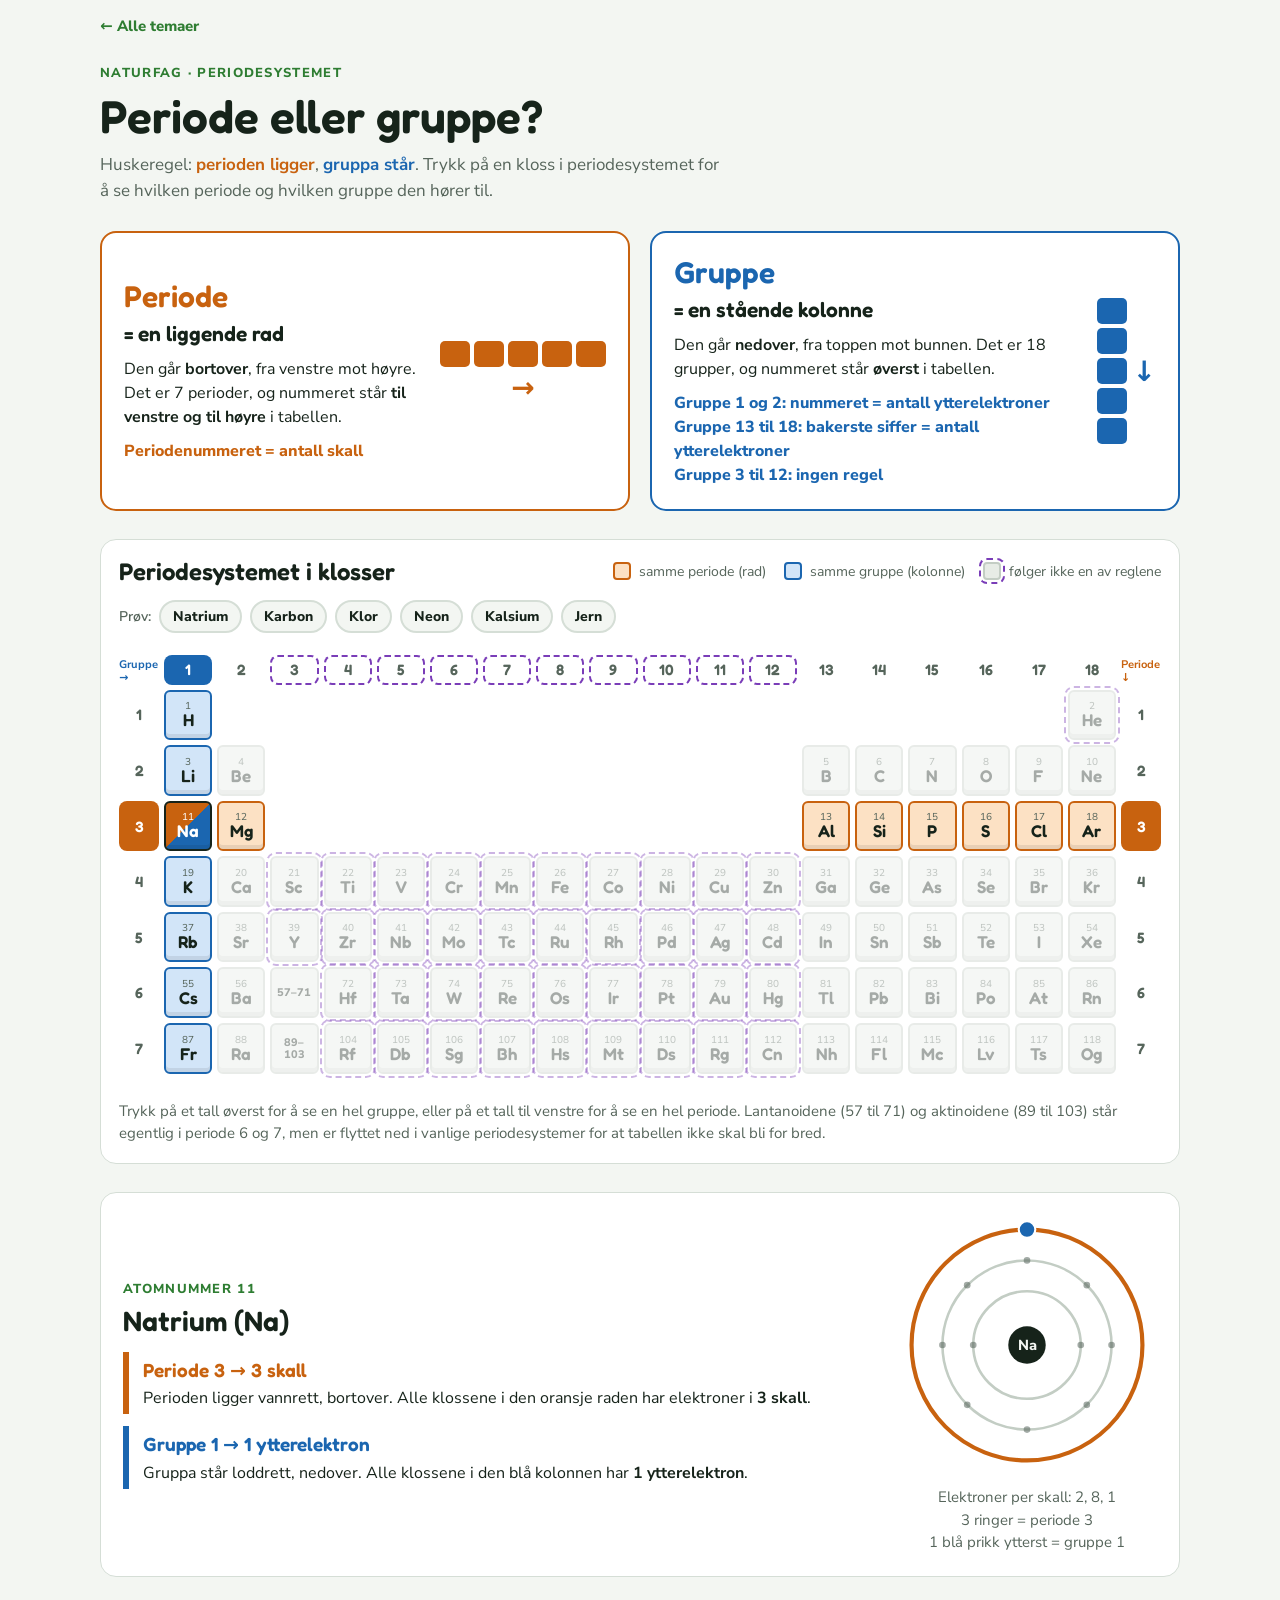
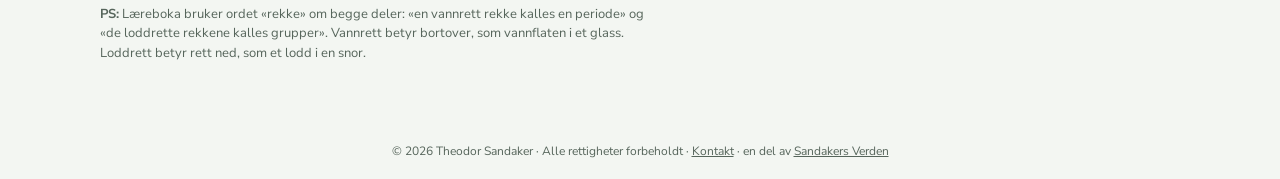
<file: periode-og-gruppe/index.html>
<!doctype html>
<html lang="nb">
<head>
<meta charset="utf-8">
<meta name="viewport" content="width=device-width, initial-scale=1">
<title>Periode eller gruppe?</title>
<link rel="icon" href="../favicon.svg" type="image/svg+xml">
<link rel="icon" href="../favicon-32.png" type="image/png" sizes="32x32">
<link rel="apple-touch-icon" href="../apple-touch-icon.png">
<meta name="description" content="Periodesystemet som klosser: perioden er en liggende rad, gruppa er en stående kolonne.">
<link rel="preconnect" href="https://fonts.googleapis.com">
<link rel="preconnect" href="https://fonts.gstatic.com" crossorigin>
<link rel="stylesheet" href="https://fonts.googleapis.com/css2?family=Fredoka:wght@500;600;700&family=Nunito+Sans:opsz,wght@6..12,400;6..12,600;6..12,800&display=swap">
<link rel="stylesheet" href="periode-og-gruppe.css">
<style>
html, body { margin: 0; } [hidden] { display: none !important; }
:root { --side-bg: #F3F6F2; --side-fg: #56655B; --side-link: #2E7D32; }
@media (prefers-color-scheme: dark) {
  :root:not([data-theme="light"]) { --side-bg: #111713; --side-fg: #A3B2A7; --side-link: #7CC47F; color-scheme: dark; }
}
:root[data-theme="dark"] { --side-bg: #111713; --side-fg: #A3B2A7; --side-link: #7CC47F; color-scheme: dark; }
body { background: var(--side-bg); }
.side-nav { max-width: 1080px; margin: 0 auto; padding: 16px max(16px, env(safe-area-inset-left, 0px)) 0; box-sizing: content-box; }
.side-nav a { font-family: "Nunito Sans", system-ui, sans-serif; font-size: 15px; font-weight: 800; color: var(--side-link); text-decoration: none; }
.side-nav a:hover { text-decoration: underline; }
.side-nav a:focus-visible { outline: 3px solid var(--side-link); outline-offset: 2px; border-radius: 4px; }
.bunntekst { padding: 24px 16px 20px; text-align: center; font-family: "Nunito Sans", system-ui, sans-serif; font-size: 12px; color: var(--side-fg); }
.bunntekst a { color: inherit; }
</style>
</head>
<body>
<nav class="side-nav" aria-label="Tilbake"><a href="../">← Alle temaer</a></nav>
<div class="pg-tema" id="periode-og-gruppe">
<div class="pg-wrap">
  <header>
    <p class="pg-eyebrow">Naturfag · Periodesystemet</p>
    <h1>Periode eller gruppe?</h1>
    <p class="pg-lead">Huskeregel: <b class="pg-p">perioden ligger</b>, <b class="pg-g">gruppa står</b>. Trykk på en kloss i periodesystemet for å se hvilken periode og hvilken gruppe den hører til.</p>
  </header>

  <section class="pg-rules" aria-label="Huskeregler">
    <div class="pg-rule pg-per">
      <div>
        <h2 class="pg-p">Periode</h2>
        <div class="pg-word">= en liggende rad</div>
        <p>Den går <b>bortover</b>, fra venstre mot høyre. Det er 7 perioder, og nummeret står <b>til venstre og til høyre</b> i tabellen.</p>
        <p class="pg-means pg-p">Periodenummeret = antall skall</p>
      </div>
      <div class="pg-mini-box pg-h" aria-hidden="true">
        <div class="pg-mini pg-row"><span></span><span></span><span></span><span></span><span></span></div>
        <div class="pg-arrow pg-p">→</div>
      </div>
    </div>
    <div class="pg-rule pg-gru">
      <div>
        <h2 class="pg-g">Gruppe</h2>
        <div class="pg-word">= en stående kolonne</div>
        <p>Den går <b>nedover</b>, fra toppen mot bunnen. Det er 18 grupper, og nummeret står <b>øverst</b> i tabellen.</p>
        <p class="pg-means pg-g">Gruppe 1 og 2: nummeret = antall ytterelektroner<br>Gruppe 13 til 18: bakerste siffer = antall ytterelektroner<br>Gruppe 3 til 12: ingen regel</p>
      </div>
      <div class="pg-mini-box pg-v" aria-hidden="true">
        <div class="pg-mini pg-col"><span></span><span></span><span></span><span></span><span></span></div>
        <div class="pg-arrow pg-g">↓</div>
      </div>
    </div>
  </section>

  <section class="pg-board" aria-label="Periodesystemet som klosser">
    <div class="pg-board-head">
      <h2>Periodesystemet i klosser</h2>
      <div class="pg-legend">
        <span class="pg-key"><i class="pg-kp"></i>samme periode (rad)</span>
        <span class="pg-key"><i class="pg-kg"></i>samme gruppe (kolonne)</span>
        <span class="pg-key"><i class="pg-kx"></i>følger ikke en av reglene</span>
      </div>
    </div>
    <div class="pg-chips">
      <span>Prøv:</span>
      <button class="pg-chip" type="button" data-z="11">Natrium</button>
      <button class="pg-chip" type="button" data-z="6">Karbon</button>
      <button class="pg-chip" type="button" data-z="17">Klor</button>
      <button class="pg-chip" type="button" data-z="10">Neon</button>
      <button class="pg-chip" type="button" data-z="20">Kalsium</button>
      <button class="pg-chip" type="button" data-z="26">Jern</button>
    </div>
    <div class="pg-scroller">
      <div class="pg-table" id="pg-table" role="grid" aria-label="Periodesystemet"></div>
    </div>
    <p class="pg-note">Trykk på et tall øverst for å se en hel gruppe, eller på et tall til venstre for å se en hel periode. Lantanoidene (57 til 71) og aktinoidene (89 til 103) står egentlig i periode 6 og 7, men er flyttet ned i vanlige periodesystemer for at tabellen ikke skal bli for bred.</p>
  </section>

  <section class="pg-info" id="pg-info" aria-live="polite"></section>

  <p class="pg-book"><b>PS:</b> Læreboka bruker ordet «rekke» om begge deler: «en vannrett rekke kalles en periode» og «de loddrette rekkene kalles grupper». Vannrett betyr bortover, som vannflaten i et glass. Loddrett betyr rett ned, som et lodd i en snor.</p>
</div>
</div>
<footer class="bunntekst">© 2026 Theodor Sandaker · Alle rettigheter forbeholdt · <a href="mailto:sandakersverden@gmail.com">Kontakt</a> · en del av <a href="https://theodorjs.github.io/sandakersverden/">Sandakers Verden</a></footer>
<script src="periode-og-gruppe.js" defer></script>
</body>
</html>
</file>
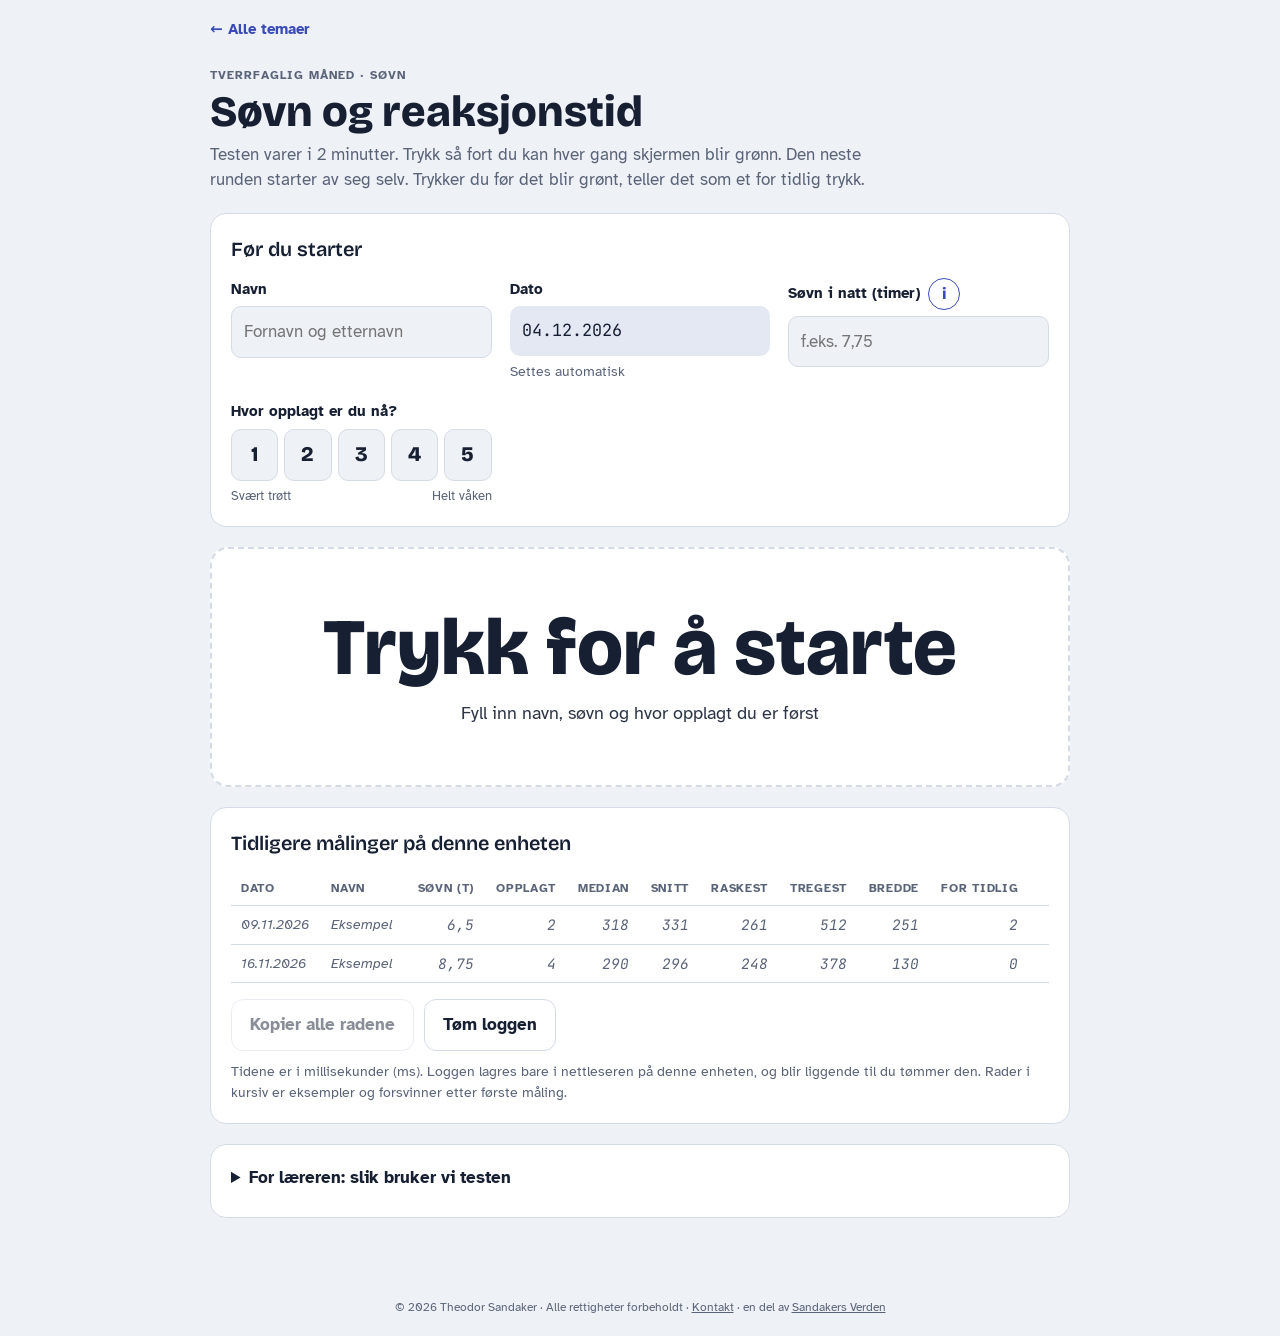
<file: reaksjonstid/index.html>
<!doctype html>
<html lang="nb">
<head>
<meta charset="utf-8">
<meta name="viewport" content="width=device-width, initial-scale=1, viewport-fit=cover">
<title>Søvn og reaksjonstid</title>
<meta name="description" content="Reaksjonstest på 2 minutter til søvnprosjektet, med statistikk, graf og eksport til Showbie.">
<meta name="apple-mobile-web-app-capable" content="yes">
<meta name="mobile-web-app-capable" content="yes">
<meta name="apple-mobile-web-app-title" content="Reaksjonstid">
<meta name="theme-color" content="#eef1f6" media="(prefers-color-scheme: light)">
<meta name="theme-color" content="#0d1220" media="(prefers-color-scheme: dark)">
<link rel="manifest" href="manifest.webmanifest">
<link rel="icon" href="ikon.svg" type="image/svg+xml">
<link rel="icon" href="ikon-192.png" type="image/png" sizes="192x192">
<link rel="apple-touch-icon" href="apple-touch-icon.png">
<link rel="preconnect" href="https://fonts.googleapis.com">
<link rel="preconnect" href="https://fonts.gstatic.com" crossorigin>
<link rel="stylesheet" href="https://fonts.googleapis.com/css2?family=Bricolage+Grotesque:opsz,wght@12..96,600;12..96,800&family=Atkinson+Hyperlegible:wght@400;700&family=JetBrains+Mono:wght@500&display=swap">
<link rel="stylesheet" href="reaksjonstid.css">
</head>
<body>
<nav class="side-nav" aria-label="Tilbake"><a href="../">← Alle temaer</a></nav>
<div class="wrap">
  <header>
    <div class="eyebrow">Tverrfaglig måned · Søvn</div>
    <h1>Søvn og reaksjonstid</h1>
    <p class="lead">Testen varer i 2 minutter. Trykk så fort du kan hver gang skjermen blir grønn. Den neste runden starter av seg selv. Trykker du før det blir grønt, teller det som et for tidlig trykk.</p>
  </header>

  <section class="card" aria-labelledby="h-setup">
    <h2 id="h-setup">Før du starter</h2>
    <div class="setup">
      <div class="fieldgroup" id="g-name">
        <label class="lbl" for="name">Navn</label>
        <input id="name" type="text" autocomplete="name" autocapitalize="words" maxlength="40" placeholder="Fornavn og etternavn">
        <p class="err" id="e-name" hidden>Skriv navnet ditt.</p>
      </div>
      <div class="fieldgroup">
        <span class="lbl">Dato</span>
        <div class="datebox" id="dateBox"></div>
        <span class="hint">Settes automatisk</span>
      </div>
      <div class="fieldgroup" id="g-sleep">
        <span class="lbl"><label for="sleep">Søvn i natt (timer)</label>
          <button class="infobtn" id="infoBtn" type="button" aria-expanded="false" aria-controls="infoPanel" aria-label="Slik regner du om til desimaltall">i</button></span>
        <input id="sleep" type="text" inputmode="decimal" autocomplete="off" placeholder="f.eks. 7,75">
        <p class="err" id="e-sleep" hidden>Skriv antall timer, for eksempel 7,5.</p>
        <div class="info" id="infoPanel" hidden>
          <p><b>Slik gjør du minutter om til desimaltall:</b> Del minuttene på 60 og legg svaret til timene.</p>
          <p>Eksempel: 7 timer og 45 minutter er 7 + 45 : 60 = 7 + 0,75 = <b>7,75</b>.</p>
          <table aria-label="Vanlige minutter som desimaltall">
            <tr><td>10 min</td><td>0,17</td><td>30 min</td><td>0,5</td></tr>
            <tr><td>15 min</td><td>0,25</td><td>40 min</td><td>0,67</td></tr>
            <tr><td>20 min</td><td>0,33</td><td>45 min</td><td>0,75</td></tr>
            <tr><td>25 min</td><td>0,42</td><td>50 min</td><td>0,83</td></tr>
          </table>
          <p class="hint">Tell fra du sovnet til du våknet. Sovnet du 23.30 og våknet 07.00, sov du 7 timer og 30 minutter, altså 7,5.</p>
          <div class="conv">
            <input id="convH" type="text" inputmode="numeric" aria-label="Timer" placeholder="timer">
            <span>t</span>
            <input id="convM" type="text" inputmode="numeric" aria-label="Minutter" placeholder="min">
            <span>min =</span>
            <b id="convOut">?</b>
            <button class="btn" id="convUse" type="button" disabled>Bruk</button>
          </div>
        </div>
      </div>
      <div class="fieldgroup" id="g-alert">
        <span class="lbl" id="l-alert">Hvor opplagt er du nå?</span>
        <div class="chips" role="radiogroup" aria-labelledby="l-alert">
          <label><input type="radio" name="alert" value="1"><span>1</span></label>
          <label><input type="radio" name="alert" value="2"><span>2</span></label>
          <label><input type="radio" name="alert" value="3"><span>3</span></label>
          <label><input type="radio" name="alert" value="4"><span>4</span></label>
          <label><input type="radio" name="alert" value="5"><span>5</span></label>
        </div>
        <div class="scale"><span>Svært trøtt</span><span>Helt våken</span></div>
        <p class="err" id="e-alert" hidden>Velg et tall fra 1 til 5.</p>
      </div>
    </div>
  </section>

  <section aria-label="Reaksjonstest">
    <div id="field" tabindex="0" role="button" data-state="idle" aria-live="polite">
      <div class="topbar" id="topbar" hidden>
        <span id="clock">2:00</span>
        <button type="button" id="abortBtn">Avbryt</button>
      </div>
      <div>
        <p class="big" id="bigText">Trykk for å starte</p>
        <p class="sub" id="subText">Fyll inn navn, søvn og hvor opplagt du er først</p>
      </div>
      <div class="timebar" id="timebar" hidden></div>
    </div>
  </section>

  <section class="card" id="resultCard" hidden aria-labelledby="h-res">
    <h2 id="h-res">Resultatet ditt</h2>
    <p class="meta" id="resMeta"></p>
    <div class="stats" id="stats"></div>
    <p id="noChart" hidden>Grafen finnes ikke for denne målingen.</p>
    <div class="chartbox"><canvas id="chart" role="img" aria-label="Linjediagram over reaksjonstiden gjennom testen"></canvas></div>
    <div class="row">
      <button class="btn primary" id="exportBtn" type="button">Eksporter til Showbie</button>
      <button class="btn" id="again" type="button">Ta testen på nytt</button>
      <span class="toast" id="toast" role="status"></span>
    </div>
  </section>

  <section class="card" aria-labelledby="h-log">
    <h2 id="h-log">Tidligere målinger på denne enheten</h2>
    <div class="tablewrap">
      <table class="log">
        <thead><tr><th>Dato</th><th>Navn</th><th class="num">Søvn (t)</th><th class="num">Opplagt</th><th class="num">Median</th><th class="num">Snitt</th><th class="num">Raskest</th><th class="num">Tregest</th><th class="num">Bredde</th><th class="num">For tidlig</th><th><span class="sr" style="position:absolute;left:-9999px">Valg</span></th></tr></thead>
        <tbody id="logBody"></tbody>
      </table>
    </div>
    <div class="row">
      <button class="btn" id="copyAll" type="button">Kopier alle radene</button>
      <button class="btn" id="clearLog" type="button">Tøm loggen</button>
      <span class="toast" id="toast2" role="status"></span>
    </div>
    <p class="note" style="margin-top:10px">Tidene er i millisekunder (ms). Loggen lagres bare i nettleseren på denne enheten, og blir liggende til du tømmer den. Rader i kursiv er eksempler og forsvinner etter første måling.</p>
  </section>

  <section class="card">
    <details>
      <summary>For læreren: slik bruker vi testen</summary>
      <ol>
        <li>Ta testen til samme tid hver dag, helst i første time. Reaksjonstiden varierer gjennom døgnet.</li>
        <li>Kjør prøverunder før måleukene. Elevene blir raskere de første gangene, og det er øvingseffekt, ikke søvn.</li>
        <li>Testen varer i 2 minutter. Ventetiden før grønt er tilfeldig mellom 1,5 og 4 sekunder, og resultatet vises i 1 sekund før neste runde.</li>
        <li>Eleven trykker «Eksporter til Showbie». Da lages et bilde med alle tallene og grafen, og delingsmenyen åpnes. Der velger eleven Showbie. Hvis menyen ikke åpnes, vises bildet, og eleven kan holde fingeren på det for å dele eller lagre det.</li>
        <li>Medianen påvirkes mindre av ett tilfeldig tregt trykk enn gjennomsnittet. Variasjonsbredden og grafen viser om eleven blir ujevn mot slutten.</li>
        <li>Ingen elev skal sove mindre enn vanlig for å teste effekten.</li>
      </ol>
    </details>
  </section>
  <textarea id="clip" aria-hidden="true" tabindex="-1"></textarea>
</div>

<div class="menu" id="rowMenu" role="menu" hidden>
  <button type="button" role="menuitem" id="menuShow">Vis resultat og eksporter</button>
</div>

<div id="shareOverlay" hidden role="dialog" aria-modal="true" aria-labelledby="h-share">
  <div class="sheet">
    <h2 id="h-share" style="margin:0">Del bildet med Showbie</h2>
    <img id="shareImg" alt="Resultatbilde fra reaksjonstesten">
    <ol>
      <li>Hold fingeren på bildet.</li>
      <li>Velg «Del» og så Showbie. Eller velg «Arkiver i Bilder» og last opp bildet i Showbie.</li>
    </ol>
    <button class="btn" id="closeShare" type="button">Lukk</button>
  </div>
</div>
<footer class="bunntekst">© 2026 Theodor Sandaker · Alle rettigheter forbeholdt · <a href="mailto:sandakersverden@gmail.com">Kontakt</a> · en del av <a href="https://theodorjs.github.io/sandakersverden/">Sandakers Verden</a></footer>
<script src="reaksjonstid.js" defer></script>
</body>
</html>
</file>
<file: bindinger/bindinger.css>
/* Bindinger i bevegelse. Oppsett: mørk tavleflate (samme som presentasjonen), faner øverst, scene i 16:9, bildetekst under, styring og forklaring. Bevisst ett mørkt uttrykk, fordi sidene skal vises på prosjektor. */
:root {
  color-scheme: dark;
  --bg: #10241A;
  --surface: #1A3326;
  --surface-2: #234333;
  --stage: #0C1C14;
  --fg: #F2F5EE;
  --muted: #A9BFB0;
  --line: #2F5240;
  --pluss: #E07A2A;
  --minus: #4FA3F0;
  --gul: #FFD966;
  --gronn: #8FD19E;
  --display: "Fredoka", "Nunito Sans", system-ui, sans-serif;
  --body: "Nunito Sans", system-ui, -apple-system, "Segoe UI", sans-serif;
}
* { box-sizing: border-box; }
body {
  background: var(--bg); color: var(--fg); font-family: var(--body); font-size: 17px; line-height: 1.5;
  padding-left: max(16px, env(safe-area-inset-left, 0px));
  padding-right: max(16px, env(safe-area-inset-right, 0px));
  padding-block: 24px 48px;
}
.wrap { max-width: 1100px; margin: 0 auto; display: flex; flex-direction: column; gap: 18px; }
header { display: flex; flex-wrap: wrap; align-items: baseline; justify-content: space-between; gap: 8px 24px; }
h1 { font-family: var(--display); font-weight: 600; font-size: clamp(28px, 4.2vw, 42px); margin: 0; line-height: 1.1; text-wrap: balance; }
.eyebrow { margin: 0 0 4px; font-size: 13px; font-weight: 800; letter-spacing: .12em; text-transform: uppercase; color: var(--gronn); }
.tabs { display: flex; flex-wrap: wrap; gap: 8px; }
.tab {
  font: inherit; font-weight: 800; font-size: 16px; color: var(--muted); background: var(--surface);
  border: 2px solid var(--line); border-radius: 999px; padding: 8px 18px; cursor: pointer;
}
.tab[aria-selected="true"] { color: var(--bg); background: var(--gul); border-color: var(--gul); }
.tab:hover { border-color: var(--gul); }
.stage { position: relative; background: var(--stage); border: 1px solid var(--line); border-radius: 18px; overflow: hidden; }
canvas { display: block; width: 100%; height: auto; aspect-ratio: 16 / 9; }
.caption {
  min-height: 3.2em; margin: 0; font-family: var(--display); font-weight: 500; font-size: clamp(19px, 2.4vw, 26px);
  line-height: 1.3; text-wrap: balance;
}
.controls { display: flex; flex-wrap: wrap; gap: 10px; align-items: center; }
.btn {
  font: inherit; font-weight: 800; font-size: 15px; color: var(--fg); background: var(--surface-2);
  border: 2px solid var(--line); border-radius: 12px; padding: 9px 16px; cursor: pointer;
}
.btn:hover { border-color: var(--gronn); }
.btn[aria-pressed="true"] { background: var(--minus); border-color: var(--minus); color: var(--bg); }
.btn:focus-visible, .tab:focus-visible { outline: 3px solid var(--gul); outline-offset: 2px; }
.info { display: grid; grid-template-columns: minmax(0, 1.4fr) minmax(0, 1fr); gap: 16px; }
@media (max-width: 760px) { .info { grid-template-columns: 1fr; } }
.card { background: var(--surface); border-radius: 16px; padding: 18px 20px; min-width: 0; }
.card h2 { font-family: var(--display); font-weight: 600; font-size: 22px; margin: 0 0 6px; }
.card p { margin: 0 0 8px; }
.card p:last-child { margin-bottom: 0; }
.legend { list-style: none; margin: 0; padding: 0; display: grid; gap: 10px; }
.legend li { display: flex; gap: 12px; align-items: center; }
.dot { flex: none; width: 26px; height: 26px; border-radius: 50%; display: inline-flex; align-items: center; justify-content: center; font-weight: 800; color: var(--bg); font-size: 16px; }
.dot.p { background: var(--pluss); }
.dot.m { background: var(--minus); width: 16px; height: 16px; margin: 0 5px; }
.dot.k { background: var(--fg); }
.ring { flex: none; width: 26px; height: 26px; border-radius: 50%; border: 3px solid var(--muted); }
b.p { color: var(--pluss); } b.m { color: var(--minus); }
html, body { margin: 0; }
[hidden] { display: none !important; }
.side-nav { max-width: 1100px; margin: 0 auto 8px; }
.side-nav a { font-size: 15px; font-weight: 800; color: var(--gronn); text-decoration: none; }
.side-nav a:hover { text-decoration: underline; }
.side-nav a:focus-visible { outline: 3px solid var(--gul); outline-offset: 2px; border-radius: 4px; }
.bunntekst { padding: 28px 0 0; text-align: center; font-size: 12px; color: var(--muted); }
.bunntekst a { color: inherit; }
</file>
<file: periode-og-gruppe/periode-og-gruppe.css>
/* Periode eller gruppe? Naturfag, tema periodesystemet.
   Alle regler er avgrenset til .pg-tema, og alle klasser har prefikset pg-. */
/* Oppsett: én kolonne. To huskekort (liggende rad, stående kolonne), så klosstabellen, så skallkortet. */
.pg-tema {
  --bg: #F3F6F2;
  --surface: #FFFFFF;
  --fg: #16231A;
  --muted: #56655B;
  --line: #D5DED6;
  --brick: #E7ECE6;
  --brick-edge: #C3CDC4;
  --naturfag: #2E7D32;
  --periode: #C8620F;
  --periode-fill: #FCE1C4;
  --gruppe: #1B66B0;
  --gruppe-fill: #D2E5F8;
  --unntak: #7A3DB8;
  --on-strong: #FFFFFF;
  --display: "Fredoka", "Nunito Sans", system-ui, sans-serif;
  --body: "Nunito Sans", system-ui, -apple-system, "Segoe UI", sans-serif;
}
@media (prefers-color-scheme: dark) {
  :root:not([data-theme="light"]) .pg-tema {
    --bg: #111713; --surface: #1A221C; --fg: #E8EFE9; --muted: #A3B2A7; --line: #2E3A31;
    --brick: #26302A; --brick-edge: #3A463E; --naturfag: #7CC47F;
    --periode: #F2A35A; --periode-fill: #4A2D12; --gruppe: #72B4F2; --gruppe-fill: #15324F; --unntak: #C9A3F2;
    --on-strong: #111713; color-scheme: dark;
  }
}
:root[data-theme="dark"] .pg-tema {
  --bg: #111713; --surface: #1A221C; --fg: #E8EFE9; --muted: #A3B2A7; --line: #2E3A31;
  --brick: #26302A; --brick-edge: #3A463E; --naturfag: #7CC47F;
  --periode: #F2A35A; --periode-fill: #4A2D12; --gruppe: #72B4F2; --gruppe-fill: #15324F; --unntak: #C9A3F2;
  --on-strong: #111713; color-scheme: dark;
}
.pg-tema, .pg-tema * { box-sizing: border-box; }
.pg-tema {
  display: block;
  background: var(--bg); color: var(--fg); font-family: var(--body); font-size: 16px; line-height: 1.5;
  padding-left: max(16px, env(safe-area-inset-left, 0px));
  padding-right: max(16px, env(safe-area-inset-right, 0px));
  padding-block: 28px 56px;
}
.pg-tema .pg-wrap { max-width: 1080px; margin: 0 auto; display: flex; flex-direction: column; gap: 28px; }
.pg-tema h1, .pg-tema h2, .pg-tema h3 { font-family: var(--display); font-weight: 600; margin: 0; text-wrap: balance; line-height: 1.15; }
.pg-tema h1 { font-size: clamp(30px, 5vw, 46px); }
.pg-tema .pg-eyebrow { font-size: 13px; font-weight: 800; letter-spacing: .1em; text-transform: uppercase; color: var(--naturfag); margin: 0 0 6px; }
.pg-tema .pg-lead { margin: 10px 0 0; max-width: 62ch; color: var(--muted); font-size: 17px; }
.pg-tema .pg-p { color: var(--periode); } .pg-tema .pg-g { color: var(--gruppe); }

/* Memory cards */
.pg-tema .pg-rules { display: grid; grid-template-columns: 1fr 1fr; gap: 20px; }
@media (max-width: 720px) { .pg-tema .pg-rules { grid-template-columns: 1fr; } }
@media (max-width: 520px) { .pg-tema .pg-rule { grid-template-columns: 1fr; } }
.pg-tema .pg-rule { background: var(--surface); border: 2px solid var(--line); border-radius: 16px; padding: 22px; display: grid; grid-template-columns: minmax(0,1fr) auto; gap: 18px; align-items: center; min-width: 0; }
.pg-tema .pg-rule.pg-per { border-color: var(--periode); }
.pg-tema .pg-rule.pg-gru { border-color: var(--gruppe); }
.pg-tema .pg-rule h2 { font-size: 30px; }
.pg-tema .pg-rule .pg-word { font-family: var(--display); font-size: 21px; font-weight: 600; margin: 4px 0 8px; }
.pg-tema .pg-rule p { margin: 0; }
.pg-tema .pg-rule .pg-means { margin-top: 10px; font-weight: 800; }
.pg-tema .pg-mini { display: grid; gap: 4px; }
.pg-tema .pg-mini.pg-row { grid-template-columns: repeat(5, 30px); }
.pg-tema .pg-mini.pg-col { grid-template-columns: 30px; }
.pg-tema .pg-mini span { width: 30px; height: 26px; border-radius: 5px; position: relative; }
.pg-tema .pg-mini.pg-row span { background: var(--periode); }
.pg-tema .pg-mini.pg-col span { background: var(--gruppe); }
.pg-tema .pg-arrow { font-family: var(--display); font-size: 28px; font-weight: 700; line-height: 1; text-align: center; }
.pg-tema .pg-mini-box { display: flex; flex-direction: column; align-items: center; gap: 6px; }
.pg-tema .pg-mini-box.pg-h { flex-direction: column; }
.pg-tema .pg-mini-box.pg-v { flex-direction: row; }

/* Table */
.pg-tema .pg-board { background: var(--surface); border: 1px solid var(--line); border-radius: 16px; padding: 18px; display: flex; flex-direction: column; gap: 14px; }
.pg-tema .pg-board-head { display: flex; flex-wrap: wrap; gap: 10px 20px; align-items: baseline; justify-content: space-between; }
.pg-tema .pg-board-head h2 { font-size: 24px; }
.pg-tema .pg-board-head p { margin: 0; color: var(--muted); }
/* Rulling bare når tabellen faktisk ikke får plass (860px + 2 x 18px polstring i .pg-board). Ellers gir avrunding en unødvendig rullelinje. */
.pg-tema .pg-board { container-type: inline-size; }
.pg-tema .pg-scroller { overflow-x: auto; padding-bottom: 6px; }
@container (min-width: 897px) { .pg-tema .pg-scroller { overflow-x: visible; padding-bottom: 0; } }
.pg-tema .pg-table { display: grid; grid-template-columns: 40px repeat(18, minmax(40px, 1fr)) 40px; gap: 5px; min-width: 860px; padding-top: 8px; }
.pg-tema .pg-lab { font-family: var(--display); font-weight: 600; font-size: 15px; color: var(--muted); display: flex; align-items: center; justify-content: center; border-radius: 8px; border: 2px solid transparent; background: none; cursor: pointer; padding: 0; min-height: 30px; font-variant-numeric: tabular-nums; }
.pg-tema .pg-lab:hover { border-color: var(--line); }
.pg-tema .pg-lab.pg-gl.pg-on { background: var(--gruppe); color: var(--on-strong); }
.pg-tema .pg-lab.pg-pl.pg-on { background: var(--periode); color: var(--on-strong); }
.pg-tema .pg-corner { font-size: 11px; font-weight: 800; color: var(--muted); line-height: 1.2; display: flex; flex-direction: column; justify-content: flex-end; }
.pg-tema .pg-corner b { display: block; }
.pg-tema .pg-cell {
  position: relative; aspect-ratio: 1 / 1.05; border-radius: 6px; border: 2px solid var(--brick-edge);
  background: var(--brick); color: var(--fg); font: inherit; cursor: pointer; padding: 3px 2px 2px;
  display: flex; flex-direction: column; align-items: center; justify-content: center;
  box-shadow: inset 0 -4px 0 rgba(0,0,0,.08); transition: opacity .15s, background-color .15s;
}
.pg-tema .pg-cell .pg-z { font-size: 10px; line-height: 1; color: var(--muted); font-variant-numeric: tabular-nums; }
.pg-tema .pg-cell .pg-s { font-family: var(--display); font-weight: 600; font-size: 17px; line-height: 1.1; }
.pg-tema .pg-cell.pg-ph .pg-s { font-size: 11px; font-family: var(--body); font-weight: 800; }
.pg-tema .pg-cell:focus-visible, .pg-tema .pg-lab:focus-visible, .pg-tema .pg-chip:focus-visible { outline: 3px solid var(--naturfag); outline-offset: 2px; }
.pg-tema .pg-table.pg-dim .pg-cell { opacity: .38; }
.pg-tema .pg-table.pg-dim .pg-cell.pg-inrow, .pg-tema .pg-table.pg-dim .pg-cell.pg-incol { opacity: 1; }
.pg-tema .pg-cell.pg-inrow { background: var(--periode-fill); border-color: var(--periode); }
.pg-tema .pg-cell.pg-incol { background: var(--gruppe-fill); border-color: var(--gruppe); }
.pg-tema .pg-cell.pg-sel { background: linear-gradient(135deg, var(--periode) 50%, var(--gruppe) 50%); border-color: var(--fg); color: var(--on-strong); }
.pg-tema .pg-cell.pg-sel .pg-z { color: var(--on-strong); }
/* Regelbrytere: tynn, stiplet lilla stripe rundt klossen. Stiplet, så den skilles fra den heltrukne blå og oransje kanten også uten fargesyn. */
.pg-tema .pg-cell.pg-x { outline: 2px dashed var(--unntak); outline-offset: 2px; }
/* Gruppetallene 3 til 12 får samme stiplede stripe: hele kolonnen følger ikke regelen for ytterelektroner. */
.pg-tema .pg-lab.pg-gl.pg-x, .pg-tema .pg-lab.pg-gl.pg-x:hover { border: 2px dashed var(--unntak); }
.pg-tema .pg-cell.pg-x:focus-visible { outline: 3px solid var(--naturfag); outline-offset: 2px; }
.pg-tema .pg-legend { display: flex; flex-wrap: wrap; gap: 8px 18px; font-size: 14px; color: var(--muted); }
.pg-tema .pg-key { display: inline-flex; align-items: center; gap: 8px; }
.pg-tema .pg-key i { width: 18px; height: 18px; border-radius: 4px; display: inline-block; border: 2px solid; }
.pg-tema .pg-key .pg-kp { background: var(--periode-fill); border-color: var(--periode); }
.pg-tema .pg-key .pg-kg { background: var(--gruppe-fill); border-color: var(--gruppe); }
.pg-tema .pg-key .pg-kx { background: var(--brick); border-color: var(--brick-edge); outline: 2px dashed var(--unntak); outline-offset: 2px; }
.pg-tema .pg-chips { display: flex; flex-wrap: wrap; gap: 8px; align-items: center; }
.pg-tema .pg-chips span { font-size: 14px; color: var(--muted); font-weight: 600; }
.pg-tema .pg-chip { font: inherit; font-size: 14px; font-weight: 800; border: 2px solid var(--line); background: var(--bg); color: var(--fg); border-radius: 999px; padding: 4px 12px; cursor: pointer; }
.pg-tema .pg-chip:hover { border-color: var(--naturfag); }

/* Info */
.pg-tema .pg-info { display: grid; grid-template-columns: minmax(0, 1fr) 260px; gap: 24px; align-items: center; background: var(--surface); border: 1px solid var(--line); border-radius: 16px; padding: 22px; }
@media (max-width: 720px) { .pg-tema .pg-info { grid-template-columns: 1fr; } }
.pg-tema .pg-info h3 { font-size: 28px; }
.pg-tema .pg-facts { display: grid; gap: 12px; margin-top: 14px; }
.pg-tema .pg-fact { border-left: 6px solid; padding: 4px 0 4px 14px; }
.pg-tema .pg-fact.pg-fp { border-color: var(--periode); }
.pg-tema .pg-fact.pg-fg { border-color: var(--gruppe); }
.pg-tema .pg-fact.pg-fx { border-color: var(--unntak); }
.pg-tema .pg-x-t { color: var(--unntak); }
.pg-tema .pg-fact > b { font-family: var(--display); font-weight: 600; font-size: 19px; display: block; }
.pg-tema .pg-fact p { margin: 2px 0 0; }
.pg-tema .pg-note { margin: 12px 0 0; color: var(--muted); font-size: 15px; }
.pg-tema svg text { font-family: var(--body); }
.pg-tema .pg-book { font-size: 13px; color: var(--muted); max-width: 70ch; margin: 0; }
@media (prefers-reduced-motion: reduce) { .pg-tema .pg-cell { transition: none; } }
</file>
<file: reaksjonstid/reaksjonstid.css>
/* Layout: one working column for iPad. Setup card, start field, results with chart, log. During the test the field fills the whole screen. Night-sky ink, signal green only when it is time to press. */
:root{
  --bg:#eef1f6; --surface:#ffffff; --fg:#172033; --muted:#5a6478; --line:#d5dbe6;
  --accent:#3a4bb8; --accent-fg:#ffffff;
  --wait:#2b3550; --wait-fg:#dfe5f3;
  --go:#14955a; --go-fg:#ffffff;
  --early:#c2410c; --early-fg:#ffffff;
  --chip:#e3e8f3; --warn:#b42318;
  --display:"Bricolage Grotesque", "Segoe UI", system-ui, sans-serif;
  --body:"Atkinson Hyperlegible", "Segoe UI", system-ui, sans-serif;
  --mono:"JetBrains Mono", ui-monospace, "SFMono-Regular", Menlo, monospace;
}
@media (prefers-color-scheme: dark){:root:not([data-theme="light"]){
  --bg:#0d1220; --surface:#151c2e; --fg:#e6eaf4; --muted:#9aa4bb; --line:#2c3652;
  --accent:#8c9bff; --accent-fg:#0d1220;
  --wait:#1d2640; --wait-fg:#c9d1e8;
  --go:#22b36c; --go-fg:#04140c;
  --early:#f07a3e; --early-fg:#1a0a02;
  --chip:#1f2840; --warn:#ff8a7a; color-scheme:dark}}
:root[data-theme="dark"]{
  --bg:#0d1220; --surface:#151c2e; --fg:#e6eaf4; --muted:#9aa4bb; --line:#2c3652;
  --accent:#8c9bff; --accent-fg:#0d1220;
  --wait:#1d2640; --wait-fg:#c9d1e8;
  --go:#22b36c; --go-fg:#04140c;
  --early:#f07a3e; --early-fg:#1a0a02;
  --chip:#1f2840; --warn:#ff8a7a; color-scheme:dark}

*{box-sizing:border-box}
[hidden]{display:none!important}
html,body{margin:0}
:root{padding-top:env(safe-area-inset-top,0px);padding-bottom:env(safe-area-inset-bottom,0px)}
img{max-width:100%}
html{-webkit-text-size-adjust:100%}
body{background:var(--bg);color:var(--fg);font-family:var(--body);font-size:17px;line-height:1.5;-webkit-tap-highlight-color:transparent}
.wrap{max-width:900px;margin:0 auto;padding-inline:20px;padding-block:24px 56px;display:grid;grid-template-columns:minmax(0,1fr);gap:20px}
header{display:grid;gap:6px}
.eyebrow{font-size:.78rem;letter-spacing:.08em;text-transform:uppercase;color:var(--muted);font-weight:700}
h1{font-family:var(--display);font-weight:800;font-size:clamp(1.9rem,5vw,2.7rem);line-height:1.05;margin:0;text-wrap:balance}
.lead{margin:0;color:var(--muted);max-width:62ch}
.card{background:var(--surface);border:1px solid var(--line);border-radius:16px;padding:20px}
h2{font-family:var(--display);font-weight:600;font-size:1.25rem;margin:0 0 14px}
.setup{display:grid;grid-template-columns:repeat(auto-fit,minmax(220px,1fr));gap:18px}
.fieldgroup{display:grid;gap:6px;align-content:start;min-width:0}
.lbl{font-weight:700;font-size:.95rem;display:flex;align-items:center;gap:8px}
.hint{font-size:.85rem;color:var(--muted)}
input[type=text]{font:inherit;font-size:1.05rem;padding:12px 12px;border-radius:10px;border:1px solid var(--line);background:var(--bg);color:var(--fg);width:100%;min-width:0;min-height:48px}
.datebox{font-family:var(--mono);font-variant-numeric:tabular-nums;font-size:1.05rem;padding:12px;border-radius:10px;background:var(--chip);min-height:48px;display:flex;align-items:center}
.invalid input[type=text],.invalid .chips{outline:2px solid var(--warn);outline-offset:2px;border-radius:10px}
.err{color:var(--warn);font-size:.85rem;font-weight:700;margin:0}
input:focus-visible,button:focus-visible,#field:focus-visible,.chips input:focus-visible+span{outline:3px solid var(--accent);outline-offset:2px}

.infobtn{width:32px;height:32px;border-radius:50%;border:1.5px solid var(--accent);background:transparent;color:var(--accent);font-family:var(--display);font-weight:800;font-size:1rem;line-height:1;padding:0;cursor:pointer;display:inline-grid;place-items:center}
.infobtn[aria-expanded="true"]{background:var(--accent);color:var(--accent-fg)}
.info{background:var(--chip);border-radius:12px;padding:14px 16px;display:grid;gap:10px;font-size:.95rem}
.info p{margin:0}
.info table{border-collapse:collapse;font-size:.9rem}
.info td{padding:2px 14px 2px 0;font-variant-numeric:tabular-nums}
.conv{display:flex;flex-wrap:wrap;gap:8px;align-items:center}
.conv input{width:80px;min-height:44px}
.conv b{font-family:var(--mono);font-size:1.1rem}

.chips{display:grid;grid-template-columns:repeat(5,1fr);gap:6px}
.chips label{position:relative;cursor:pointer}
.chips input{position:absolute;opacity:0;width:1px;height:1px}
.chips span{display:grid;place-items:center;min-height:52px;border-radius:10px;border:1px solid var(--line);background:var(--bg);font-family:var(--display);font-weight:800;font-size:1.3rem}
.chips input:checked+span{background:var(--accent);border-color:var(--accent);color:var(--accent-fg)}
.scale{display:flex;justify-content:space-between;font-size:.8rem;color:var(--muted)}

#field{position:relative;border-radius:18px;min-height:240px;display:grid;place-items:center;text-align:center;padding:28px;cursor:pointer;user-select:none;-webkit-user-select:none;-webkit-touch-callout:none;touch-action:manipulation;background:var(--surface);color:var(--fg);border:2px dashed var(--line)}
#field.running{position:fixed;inset:0;z-index:50;border-radius:0;border:0;min-height:0;padding:calc(28px + env(safe-area-inset-top,0px)) 28px calc(28px + env(safe-area-inset-bottom,0px))}
#field[data-state="wait"]{background:var(--wait);color:var(--wait-fg)}
#field[data-state="go"]{background:var(--go);color:var(--go-fg)}
#field[data-state="early"]{background:var(--early);color:var(--early-fg)}
#field[data-state="feedback"]{background:var(--wait);color:var(--wait-fg)}
.big{font-family:var(--display);font-weight:800;font-size:clamp(2.2rem,8vw,5rem);line-height:1;margin:0}
.big.ms{font-family:var(--mono);font-variant-numeric:tabular-nums;font-weight:500}
.sub{margin:12px 0 0;font-size:1.1rem;opacity:.9}
.topbar{position:absolute;left:0;right:0;top:0;display:flex;justify-content:space-between;align-items:center;padding:calc(14px + env(safe-area-inset-top,0px)) 20px 0;font-family:var(--mono);font-variant-numeric:tabular-nums;font-size:1.1rem;opacity:.85}
.topbar button{font:inherit;font-family:var(--body);font-weight:700;font-size:.95rem;color:inherit;background:transparent;border:1.5px solid currentColor;border-radius:999px;padding:8px 16px;min-height:44px;cursor:pointer}
.timebar{position:absolute;left:0;bottom:0;height:6px;background:currentColor;opacity:.35;width:0}

.stats{display:grid;grid-template-columns:repeat(3,1fr);gap:10px;margin-bottom:16px}
@media (max-width:520px){.stats{grid-template-columns:repeat(2,1fr)}}
.stat{background:var(--chip);border-radius:12px;padding:12px 14px}
.stat b{display:block;font-family:var(--mono);font-variant-numeric:tabular-nums;font-size:1.5rem;font-weight:500}
.stat span{font-size:.82rem;color:var(--muted)}
.meta{display:flex;flex-wrap:wrap;gap:6px 18px;font-size:.92rem;color:var(--muted);margin:0 0 14px}
.meta b{color:var(--fg)}
.chartbox{position:relative;width:100%}
#chart{display:block;width:100%;height:280px}
.row{display:flex;flex-wrap:wrap;gap:10px;align-items:center;margin-top:16px}
button.btn{font:inherit;font-weight:700;padding:12px 18px;min-height:48px;border-radius:12px;border:1px solid var(--line);background:var(--surface);color:var(--fg);cursor:pointer}
button.primary{background:var(--accent);color:var(--accent-fg);border-color:var(--accent)}
button.btn:disabled{opacity:.5;cursor:not-allowed}
.note{font-size:.88rem;color:var(--muted);margin:0}
.toast{font-size:.92rem;font-weight:700;color:var(--fg)}
.tablewrap{overflow-x:auto;-webkit-overflow-scrolling:touch}
table.log{border-collapse:collapse;width:100%;font-size:.9rem}
.log th,.log td{text-align:left;padding:8px 10px;border-bottom:1px solid var(--line);white-space:nowrap}
.log th{font-size:.72rem;text-transform:uppercase;letter-spacing:.06em;color:var(--muted)}
.log td.num{font-family:var(--mono);font-variant-numeric:tabular-nums;text-align:right}
.log th.num{text-align:right}
.log tr.ex td{color:var(--muted);font-style:italic}
.log td.act{padding:2px 4px;text-align:right}
.morebtn{width:44px;height:40px;border-radius:10px;border:1px solid transparent;background:transparent;color:var(--fg);cursor:pointer;display:inline-grid;place-items:center;padding:0}
.morebtn:hover,.morebtn[aria-expanded="true"]{background:var(--chip);border-color:var(--line)}
.morebtn:focus-visible,.menu button:focus-visible{outline:3px solid var(--accent);outline-offset:2px}
.morebtn svg{width:20px;height:20px;fill:currentColor}
.menu{position:fixed;z-index:40;background:var(--surface);color:var(--fg);border:1px solid var(--line);border-radius:12px;box-shadow:0 8px 28px rgba(10,14,25,.18);padding:6px;min-width:220px}
.menu button{display:block;width:100%;text-align:left;font:inherit;font-weight:700;padding:12px 14px;min-height:48px;border:0;border-radius:8px;background:transparent;color:var(--fg);cursor:pointer}
.menu button:hover{background:var(--chip)}
#noChart{margin:0;padding:24px 0;color:var(--muted);text-align:center}
textarea#clip{position:absolute;left:-9999px}
details summary{cursor:pointer;font-weight:700;min-height:32px}
details ol{margin:10px 0 0;padding-left:22px;display:grid;gap:6px;max-width:68ch}

#shareOverlay{position:fixed;inset:0;z-index:60;background:rgba(10,14,25,.72);display:grid;place-items:center;padding:calc(20px + env(safe-area-inset-top,0px)) 20px calc(20px + env(safe-area-inset-bottom,0px))}
.sheet{background:var(--surface);color:var(--fg);border-radius:18px;padding:20px;max-width:560px;width:100%;max-height:100%;overflow:auto;display:grid;gap:12px}
.sheet img{width:100%;border-radius:10px;border:1px solid var(--line);-webkit-touch-callout:default}
.sheet ol{margin:0;padding-left:22px}
@media (prefers-reduced-motion:reduce){*{transition:none!important}}

/* Felles for temasidene i naturfag: tilbakelenke og bunnlinje */
.side-nav{max-width:900px;margin:0 auto;padding:16px 20px 0}
.side-nav a{font-family:var(--body);font-size:15px;font-weight:700;color:var(--accent);text-decoration:none}
.side-nav a:hover{text-decoration:underline}
.side-nav a:focus-visible{outline:3px solid var(--accent);outline-offset:2px;border-radius:4px}
.bunntekst{padding:24px 16px 20px;text-align:center;font-family:var(--body);font-size:12px;color:var(--muted)}
.bunntekst a{color:inherit}
</file>
